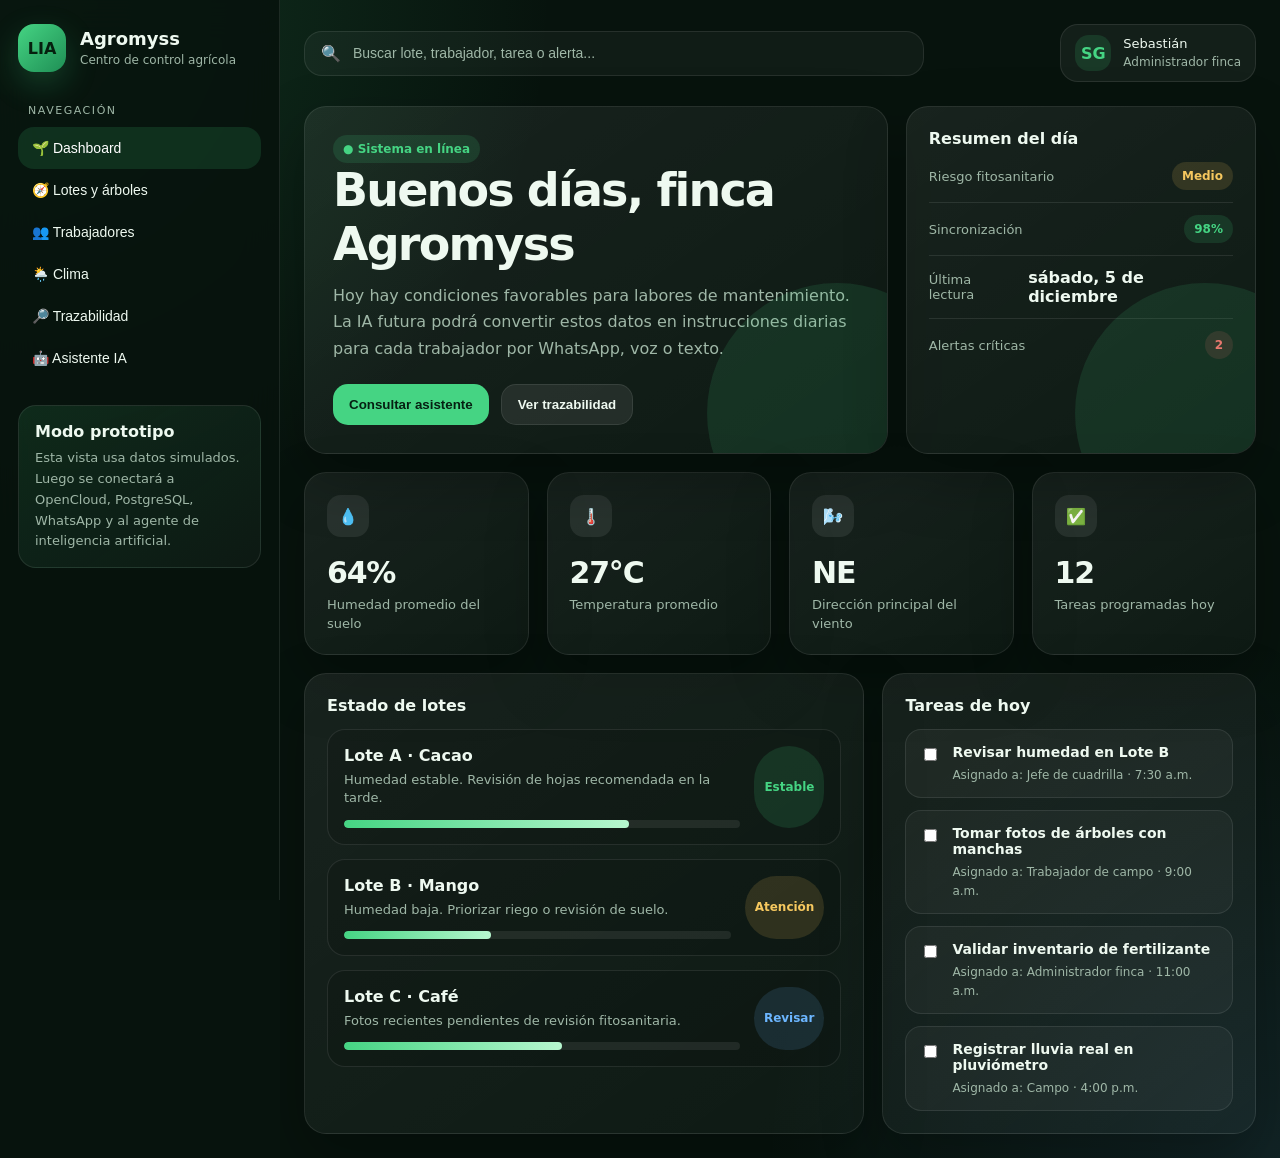
<file: Code/index.html>
<!DOCTYPE html>
<html lang="es">
<head>
  <meta charset="UTF-8" />
  <meta name="viewport" content="width=device-width, initial-scale=1.0" />
  <title>LIA Agromyss | Centro de Control</title>

  <style>
    :root {
      --bg: #07130d;
      --panel: #0f2117;
      --panel-2: #13291e;
      --green: #45d483;
      --green-soft: rgba(69, 212, 131, 0.14);
      --yellow: #f6c85f;
      --red: #ff6b6b;
      --blue: #6cb6ff;
      --text: #eef9f0;
      --muted: #9fb7a7;
      --line: rgba(255,255,255,0.09);
      --card-radius: 22px;
      --shadow: 0 24px 60px rgba(0,0,0,0.28);
    }

    * {
      box-sizing: border-box;
    }

    body {
      margin: 0;
      font-family: Inter, system-ui, -apple-system, BlinkMacSystemFont, "Segoe UI", sans-serif;
      background:
        radial-gradient(circle at top left, rgba(69,212,131,0.18), transparent 32%),
        radial-gradient(circle at bottom right, rgba(108,182,255,0.10), transparent 30%),
        var(--bg);
      color: var(--text);
      min-height: 100vh;
    }

    .app {
      display: grid;
      grid-template-columns: 280px 1fr;
      min-height: 100vh;
    }

    aside {
      border-right: 1px solid var(--line);
      background: rgba(7, 19, 13, 0.88);
      backdrop-filter: blur(18px);
      padding: 24px 18px;
      position: sticky;
      top: 0;
      height: 100vh;
    }

    .brand {
      display: flex;
      align-items: center;
      gap: 14px;
      margin-bottom: 32px;
    }

    .logo {
      width: 48px;
      height: 48px;
      border-radius: 16px;
      background: linear-gradient(135deg, var(--green), #1f8f55);
      display: grid;
      place-items: center;
      color: #05200e;
      font-weight: 900;
      box-shadow: 0 12px 32px rgba(69,212,131,0.22);
    }

    .brand h1 {
      font-size: 18px;
      margin: 0;
      line-height: 1.1;
    }

    .brand p {
      margin: 4px 0 0;
      color: var(--muted);
      font-size: 12px;
    }

    .nav-title {
      font-size: 11px;
      color: var(--muted);
      text-transform: uppercase;
      letter-spacing: 0.14em;
      margin: 18px 10px 10px;
    }

    .nav button {
      width: 100%;
      border: 0;
      color: var(--text);
      background: transparent;
      border-radius: 16px;
      padding: 13px 14px;
      display: flex;
      align-items: center;
      gap: 12px;
      cursor: pointer;
      font-size: 14px;
      text-align: left;
      transition: 0.2s ease;
    }

    .nav button:hover,
    .nav button.active {
      background: var(--green-soft);
      color: #ffffff;
    }

    .sidebar-card {
      margin-top: 26px;
      padding: 16px;
      border: 1px solid var(--line);
      border-radius: 18px;
      background: linear-gradient(145deg, rgba(69,212,131,0.12), rgba(255,255,255,0.03));
    }

    .sidebar-card strong {
      display: block;
      margin-bottom: 6px;
    }

    .sidebar-card span {
      font-size: 13px;
      color: var(--muted);
      line-height: 1.45;
    }

    main {
      padding: 24px;
      overflow: hidden;
    }

    .topbar {
      display: flex;
      justify-content: space-between;
      align-items: center;
      gap: 16px;
      margin-bottom: 24px;
    }

    .search {
      flex: 1;
      display: flex;
      align-items: center;
      gap: 10px;
      max-width: 620px;
      border: 1px solid var(--line);
      background: rgba(255,255,255,0.04);
      border-radius: 18px;
      padding: 12px 16px;
    }

    .search input {
      flex: 1;
      background: transparent;
      border: 0;
      outline: 0;
      color: var(--text);
      font-size: 14px;
    }

    .search input::placeholder {
      color: var(--muted);
    }

    .profile {
      display: flex;
      align-items: center;
      gap: 12px;
      background: rgba(255,255,255,0.05);
      border: 1px solid var(--line);
      border-radius: 18px;
      padding: 10px 14px;
    }

    .avatar {
      width: 36px;
      height: 36px;
      border-radius: 14px;
      display: grid;
      place-items: center;
      background: var(--green-soft);
      color: var(--green);
      font-weight: 800;
    }

    .profile p {
      margin: 0;
      font-size: 13px;
    }

    .profile span {
      color: var(--muted);
      font-size: 12px;
    }

    .section {
      display: none;
      animation: fade 0.25s ease;
    }

    .section.active {
      display: block;
    }

    @keyframes fade {
      from {
        opacity: 0;
        transform: translateY(8px);
      }
      to {
        opacity: 1;
        transform: translateY(0);
      }
    }

    .hero {
      display: grid;
      grid-template-columns: 1.5fr 0.9fr;
      gap: 18px;
      margin-bottom: 18px;
    }

    .hero-card,
    .card {
      background: linear-gradient(145deg, rgba(255,255,255,0.07), rgba(255,255,255,0.03));
      border: 1px solid var(--line);
      border-radius: var(--card-radius);
      box-shadow: var(--shadow);
    }

    .hero-card {
      padding: 28px;
      min-height: 250px;
      position: relative;
      overflow: hidden;
    }

    .hero-card::after {
      content: "";
      position: absolute;
      width: 260px;
      height: 260px;
      right: -80px;
      bottom: -90px;
      border-radius: 50%;
      background: rgba(69,212,131,0.12);
    }

    .hero-card h2 {
      margin: 0 0 12px;
      font-size: clamp(28px, 4vw, 46px);
      letter-spacing: -0.04em;
    }

    .hero-card p {
      color: var(--muted);
      max-width: 720px;
      line-height: 1.65;
      margin: 0 0 22px;
    }

    .hero-actions {
      display: flex;
      gap: 12px;
      flex-wrap: wrap;
      position: relative;
      z-index: 1;
    }

    .btn {
      border: 0;
      border-radius: 15px;
      padding: 12px 16px;
      color: #062012;
      background: var(--green);
      font-weight: 800;
      cursor: pointer;
    }

    .btn.secondary {
      color: var(--text);
      background: rgba(255,255,255,0.08);
      border: 1px solid var(--line);
    }

    .status-card {
      padding: 22px;
    }

    .status-card h3,
    .card h3 {
      margin: 0 0 14px;
      font-size: 16px;
    }

    .status-list {
      display: grid;
      gap: 12px;
    }

    .status-item {
      display: flex;
      align-items: center;
      justify-content: space-between;
      gap: 10px;
      border-bottom: 1px solid var(--line);
      padding-bottom: 12px;
    }

    .status-item:last-child {
      border-bottom: 0;
      padding-bottom: 0;
    }

    .status-item span {
      color: var(--muted);
      font-size: 13px;
    }

    .badge {
      display: inline-flex;
      align-items: center;
      gap: 7px;
      border-radius: 999px;
      padding: 7px 10px;
      font-size: 12px;
      font-weight: 800;
      background: var(--green-soft);
      color: var(--green);
    }

    .badge.yellow {
      background: rgba(246,200,95,0.14);
      color: var(--yellow);
    }

    .badge.red {
      background: rgba(255,107,107,0.13);
      color: var(--red);
    }

    .badge.blue {
      background: rgba(108,182,255,0.13);
      color: var(--blue);
    }

    .grid-4 {
      display: grid;
      grid-template-columns: repeat(4, 1fr);
      gap: 18px;
      margin-bottom: 18px;
    }

    .metric {
      padding: 20px;
      min-height: 145px;
    }

    .metric .icon {
      width: 42px;
      height: 42px;
      display: grid;
      place-items: center;
      border-radius: 14px;
      background: rgba(255,255,255,0.08);
      margin-bottom: 18px;
    }

    .metric strong {
      display: block;
      font-size: 30px;
      letter-spacing: -0.04em;
      margin-bottom: 4px;
    }

    .metric span {
      color: var(--muted);
      font-size: 13px;
    }

    .content-grid {
      display: grid;
      grid-template-columns: 1.2fr 0.8fr;
      gap: 18px;
    }

    .card {
      padding: 22px;
    }

    .lots {
      display: grid;
      gap: 14px;
    }

    .lot {
      display: grid;
      grid-template-columns: 1fr auto;
      gap: 14px;
      padding: 16px;
      border-radius: 18px;
      border: 1px solid var(--line);
      background: rgba(0,0,0,0.12);
    }

    .lot h4 {
      margin: 0 0 6px;
      font-size: 16px;
    }

    .lot p {
      margin: 0;
      color: var(--muted);
      font-size: 13px;
      line-height: 1.4;
    }

    .progress {
      height: 8px;
      background: rgba(255,255,255,0.08);
      border-radius: 999px;
      overflow: hidden;
      margin-top: 12px;
    }

    .progress span {
      display: block;
      height: 100%;
      width: var(--value);
      background: linear-gradient(90deg, var(--green), #b7f7cf);
      border-radius: 999px;
    }

    .tasks {
      display: grid;
      gap: 12px;
    }

    .task {
      display: flex;
      gap: 12px;
      align-items: flex-start;
      padding: 14px;
      background: rgba(255,255,255,0.04);
      border: 1px solid var(--line);
      border-radius: 16px;
    }

    .task input {
      margin-top: 4px;
      accent-color: var(--green);
    }

    .task strong {
      display: block;
      margin-bottom: 4px;
      font-size: 14px;
    }

    .task span {
      color: var(--muted);
      font-size: 12px;
    }

    .two-columns {
      display: grid;
      grid-template-columns: repeat(2, 1fr);
      gap: 18px;
    }

    .data-table {
      width: 100%;
      border-collapse: collapse;
      overflow: hidden;
      border-radius: 18px;
    }

    .data-table th,
    .data-table td {
      padding: 14px;
      text-align: left;
      border-bottom: 1px solid var(--line);
      font-size: 13px;
    }

    .data-table th {
      color: var(--muted);
      font-weight: 700;
    }

    .data-table tr:last-child td {
      border-bottom: 0;
    }

    .climate-bars {
      display: flex;
      align-items: end;
      gap: 12px;
      height: 190px;
      padding-top: 20px;
    }

    .bar {
      flex: 1;
      min-width: 28px;
      display: flex;
      flex-direction: column;
      justify-content: end;
      gap: 8px;
      text-align: center;
      color: var(--muted);
      font-size: 12px;
    }

    .bar span {
      display: block;
      border-radius: 12px 12px 4px 4px;
      background: linear-gradient(180deg, rgba(69,212,131,0.9), rgba(69,212,131,0.18));
      height: var(--h);
      border: 1px solid rgba(255,255,255,0.12);
    }

    .timeline {
      display: grid;
      gap: 14px;
      position: relative;
    }

    .timeline-item {
      display: grid;
      grid-template-columns: 42px 1fr;
      gap: 14px;
      align-items: start;
    }

    .timeline-number {
      width: 42px;
      height: 42px;
      border-radius: 15px;
      display: grid;
      place-items: center;
      background: var(--green-soft);
      color: var(--green);
      font-weight: 900;
    }

    .timeline-item h4 {
      margin: 0 0 4px;
    }

    .timeline-item p {
      margin: 0;
      color: var(--muted);
      font-size: 13px;
      line-height: 1.5;
    }

    .worker-grid {
      display: grid;
      grid-template-columns: repeat(3, 1fr);
      gap: 18px;
    }

    .worker {
      padding: 20px;
    }

    .worker-top {
      display: flex;
      align-items: center;
      gap: 12px;
      margin-bottom: 14px;
    }

    .worker-avatar {
      width: 48px;
      height: 48px;
      border-radius: 16px;
      display: grid;
      place-items: center;
      background: rgba(255,255,255,0.08);
      font-weight: 900;
    }

    .worker h4 {
      margin: 0;
    }

    .worker p {
      margin: 3px 0 0;
      color: var(--muted);
      font-size: 13px;
    }

    .chat-layout {
      display: grid;
      grid-template-columns: 1fr 360px;
      gap: 18px;
    }

    .chat-box {
      min-height: 520px;
      display: flex;
      flex-direction: column;
    }

    .messages {
      flex: 1;
      display: grid;
      align-content: start;
      gap: 12px;
      padding: 4px;
      overflow: auto;
    }

    .message {
      max-width: 78%;
      padding: 14px 16px;
      border-radius: 18px;
      line-height: 1.5;
      font-size: 14px;
    }

    .message.bot {
      background: rgba(255,255,255,0.06);
      border: 1px solid var(--line);
    }

    .message.user {
      justify-self: end;
      background: var(--green);
      color: #062012;
      font-weight: 650;
    }

    .chat-input {
      display: flex;
      gap: 10px;
      margin-top: 16px;
    }

    .chat-input input {
      flex: 1;
      border: 1px solid var(--line);
      background: rgba(255,255,255,0.05);
      color: var(--text);
      border-radius: 16px;
      padding: 14px;
      outline: 0;
    }

    .empty-note {
      color: var(--muted);
      font-size: 13px;
      line-height: 1.55;
      background: rgba(255,255,255,0.04);
      border: 1px solid var(--line);
      border-radius: 16px;
      padding: 14px;
    }

    @media (max-width: 1100px) {
      .app {
        grid-template-columns: 1fr;
      }

      aside {
        position: relative;
        height: auto;
      }

      .nav {
        display: grid;
        grid-template-columns: repeat(3, 1fr);
        gap: 8px;
      }

      .hero,
      .content-grid,
      .two-columns,
      .chat-layout {
        grid-template-columns: 1fr;
      }

      .grid-4,
      .worker-grid {
        grid-template-columns: repeat(2, 1fr);
      }
    }

    @media (max-width: 720px) {
      main {
        padding: 16px;
      }

      .topbar {
        flex-direction: column;
        align-items: stretch;
      }

      .grid-4,
      .worker-grid,
      .nav {
        grid-template-columns: 1fr;
      }

      .message {
        max-width: 100%;
      }
    }
  </style>
</head>

<body>
  <div class="app">
    <aside>
      <div class="brand">
        <div class="logo">LIA</div>
        <div>
          <h1>Agromyss</h1>
          <p>Centro de control agrícola</p>
        </div>
      </div>

      <div class="nav-title">Navegación</div>
      <div class="nav">
        <button class="active" data-section="dashboard">🌱 Dashboard</button>
        <button data-section="lotes">🧭 Lotes y árboles</button>
        <button data-section="trabajadores">👥 Trabajadores</button>
        <button data-section="clima">🌦️ Clima</button>
        <button data-section="trazabilidad">🔎 Trazabilidad</button>
        <button data-section="asistente">🤖 Asistente IA</button>
      </div>

      <div class="sidebar-card">
        <strong>Modo prototipo</strong>
        <span>
          Esta vista usa datos simulados. Luego se conectará a OpenCloud, PostgreSQL,
          WhatsApp y al agente de inteligencia artificial.
        </span>
      </div>
    </aside>

    <main>
      <div class="topbar">
        <div class="search">
          🔍
          <input placeholder="Buscar lote, trabajador, tarea o alerta..." />
        </div>

        <div class="profile">
          <div class="avatar">SG</div>
          <div>
            <p>Sebastián</p>
            <span>Administrador finca</span>
          </div>
        </div>
      </div>

      <section id="dashboard" class="section active">
        <div class="hero">
          <div class="hero-card">
            <span class="badge">● Sistema en línea</span>
            <h2>Buenos días, finca Agromyss</h2>
            <p>
              Hoy hay condiciones favorables para labores de mantenimiento.
              La IA futura podrá convertir estos datos en instrucciones diarias
              para cada trabajador por WhatsApp, voz o texto.
            </p>
            <div class="hero-actions">
              <button class="btn" onclick="goToSection('asistente')">Consultar asistente</button>
              <button class="btn secondary" onclick="goToSection('trazabilidad')">Ver trazabilidad</button>
            </div>
          </div>

          <div class="status-card hero-card">
            <h3>Resumen del día</h3>
            <div class="status-list">
              <div class="status-item">
                <span>Riesgo fitosanitario</span>
                <b class="badge yellow">Medio</b>
              </div>
              <div class="status-item">
                <span>Sincronización</span>
                <b class="badge">98%</b>
              </div>
              <div class="status-item">
                <span>Última lectura</span>
                <b id="todayLabel">Hoy</b>
              </div>
              <div class="status-item">
                <span>Alertas críticas</span>
                <b class="badge red">2</b>
              </div>
            </div>
          </div>
        </div>

        <div class="grid-4">
          <div class="card metric">
            <div class="icon">💧</div>
            <strong>64%</strong>
            <span>Humedad promedio del suelo</span>
          </div>

          <div class="card metric">
            <div class="icon">🌡️</div>
            <strong>27°C</strong>
            <span>Temperatura promedio</span>
          </div>

          <div class="card metric">
            <div class="icon">🌬️</div>
            <strong>NE</strong>
            <span>Dirección principal del viento</span>
          </div>

          <div class="card metric">
            <div class="icon">✅</div>
            <strong>12</strong>
            <span>Tareas programadas hoy</span>
          </div>
        </div>

        <div class="content-grid">
          <div class="card">
            <h3>Estado de lotes</h3>
            <div class="lots">
              <div class="lot">
                <div>
                  <h4>Lote A · Cacao</h4>
                  <p>Humedad estable. Revisión de hojas recomendada en la tarde.</p>
                  <div class="progress" style="--value: 72%;"><span></span></div>
                </div>
                <span class="badge">Estable</span>
              </div>

              <div class="lot">
                <div>
                  <h4>Lote B · Mango</h4>
                  <p>Humedad baja. Priorizar riego o revisión de suelo.</p>
                  <div class="progress" style="--value: 38%;"><span></span></div>
                </div>
                <span class="badge yellow">Atención</span>
              </div>

              <div class="lot">
                <div>
                  <h4>Lote C · Café</h4>
                  <p>Fotos recientes pendientes de revisión fitosanitaria.</p>
                  <div class="progress" style="--value: 55%;"><span></span></div>
                </div>
                <span class="badge blue">Revisar</span>
              </div>
            </div>
          </div>

          <div class="card">
            <h3>Tareas de hoy</h3>
            <div class="tasks">
              <label class="task">
                <input type="checkbox" />
                <div>
                  <strong>Revisar humedad en Lote B</strong>
                  <span>Asignado a: Jefe de cuadrilla · 7:30 a.m.</span>
                </div>
              </label>

              <label class="task">
                <input type="checkbox" />
                <div>
                  <strong>Tomar fotos de árboles con manchas</strong>
                  <span>Asignado a: Trabajador de campo · 9:00 a.m.</span>
                </div>
              </label>

              <label class="task">
                <input type="checkbox" />
                <div>
                  <strong>Validar inventario de fertilizante</strong>
                  <span>Asignado a: Administrador finca · 11:00 a.m.</span>
                </div>
              </label>

              <label class="task">
                <input type="checkbox" />
                <div>
                  <strong>Registrar lluvia real en pluviómetro</strong>
                  <span>Asignado a: Campo · 4:00 p.m.</span>
                </div>
              </label>
            </div>
          </div>
        </div>
      </section>

      <section id="lotes" class="section">
        <div class="hero-card" style="margin-bottom:18px;">
          <span class="badge blue">Módulo futuro</span>
          <h2>Lotes, cultivos y árboles</h2>
          <p>
            Aquí se visualizará la finca por zonas. Cada lote podrá tener cultivo,
            área, edad del cultivo, fotos, humedad, historial de labores y estado sanitario.
          </p>
        </div>

        <div class="two-columns">
          <div class="card">
            <h3>Mapa simple de lotes</h3>
            <div class="lots">
              <div class="lot">
                <div>
                  <h4>🟩 Lote A</h4>
                  <p>Cacao · 1.200 plantas · Humedad 68% · Riesgo bajo</p>
                </div>
                <span class="badge">OK</span>
              </div>

              <div class="lot">
                <div>
                  <h4>🟨 Lote B</h4>
                  <p>Mango · 840 árboles · Humedad 41% · Requiere revisión</p>
                </div>
                <span class="badge yellow">Riego</span>
              </div>

              <div class="lot">
                <div>
                  <h4>🟦 Lote C</h4>
                  <p>Café · 2.400 plantas · Fotos pendientes · Riesgo medio</p>
                </div>
                <span class="badge blue">Fotos</span>
              </div>

              <div class="lot">
                <div>
                  <h4>🟥 Lote D</h4>
                  <p>Cacao joven · Mortalidad temprana reportada · Requiere resiembra</p>
                </div>
                <span class="badge red">Alerta</span>
              </div>
            </div>
          </div>

          <div class="card">
            <h3>Ficha rápida del árbol</h3>
            <div class="empty-note">
              <strong>Árbol demo: MG-B-014</strong><br /><br />
              Cultivo: Mango<br />
              Edad estimada: 4 años<br />
              Última foto: hace 2 días<br />
              Humedad cercana: 42%<br />
              Observación: hojas con leve amarillamiento.<br /><br />
              En la versión real, al hacer clic en un árbol se abrirá su historial completo.
            </div>
          </div>
        </div>
      </section>

      <section id="trabajadores" class="section">
        <div class="hero-card" style="margin-bottom:18px;">
          <span class="badge">Gestión operativa</span>
          <h2>Trabajadores y tareas</h2>
          <p>
            Esta vista servirá para ver quién trabaja, qué tarea tiene asignada,
            si ya la terminó y qué mensaje debería recibir por WhatsApp.
          </p>
        </div>

        <div class="worker-grid">
          <div class="card worker">
            <div class="worker-top">
              <div class="worker-avatar">JC</div>
              <div>
                <h4>Juan Carlos</h4>
                <p>Jefe de cuadrilla</p>
              </div>
            </div>
            <span class="badge">4 tareas hoy</span>
          </div>

          <div class="card worker">
            <div class="worker-top">
              <div class="worker-avatar">MR</div>
              <div>
                <h4>María R.</h4>
                <p>Campo</p>
              </div>
            </div>
            <span class="badge yellow">1 tarea atrasada</span>
          </div>

          <div class="card worker">
            <div class="worker-top">
              <div class="worker-avatar">DL</div>
              <div>
                <h4>Daniel L.</h4>
                <p>Campo</p>
              </div>
            </div>
            <span class="badge blue">Fotos pendientes</span>
          </div>
        </div>

        <div class="card" style="margin-top:18px;">
          <h3>Plan operativo del día</h3>
          <table class="data-table">
            <thead>
              <tr>
                <th>Hora</th>
                <th>Trabajador</th>
                <th>Actividad</th>
                <th>Estado</th>
              </tr>
            </thead>
            <tbody>
              <tr>
                <td>7:30 a.m.</td>
                <td>Juan Carlos</td>
                <td>Revisar humedad en Lote B</td>
                <td><span class="badge yellow">Pendiente</span></td>
              </tr>
              <tr>
                <td>9:00 a.m.</td>
                <td>Daniel L.</td>
                <td>Tomar fotos de árboles afectados</td>
                <td><span class="badge blue">En campo</span></td>
              </tr>
              <tr>
                <td>11:00 a.m.</td>
                <td>María R.</td>
                <td>Registrar lluvia real</td>
                <td><span class="badge">Programada</span></td>
              </tr>
            </tbody>
          </table>
        </div>
      </section>

      <section id="clima" class="section">
        <div class="hero-card" style="margin-bottom:18px;">
          <span class="badge blue">Clima y entorno</span>
          <h2>Condiciones agroclimáticas</h2>
          <p>
            Prototipo del módulo para temperatura, humedad, lluvia, viento,
            pronóstico y alertas antes de programar labores como fumigación o fertilización foliar.
          </p>
        </div>

        <div class="two-columns">
          <div class="card">
            <h3>Humedad estimada por día</h3>
            <div class="climate-bars">
              <div class="bar" style="--h: 58%;"><span></span>Lun</div>
              <div class="bar" style="--h: 68%;"><span></span>Mar</div>
              <div class="bar" style="--h: 51%;"><span></span>Mié</div>
              <div class="bar" style="--h: 78%;"><span></span>Jue</div>
              <div class="bar" style="--h: 62%;"><span></span>Vie</div>
              <div class="bar" style="--h: 45%;"><span></span>Sáb</div>
              <div class="bar" style="--h: 70%;"><span></span>Dom</div>
            </div>
          </div>

          <div class="card">
            <h3>Alertas climáticas</h3>
            <div class="tasks">
              <div class="task">
                <div>⚠️</div>
                <div>
                  <strong>Posible lluvia en la tarde</strong>
                  <span>No se recomienda aplicación foliar después de las 2:00 p.m.</span>
                </div>
              </div>

              <div class="task">
                <div>💧</div>
                <div>
                  <strong>Humedad baja en Lote B</strong>
                  <span>Validar riego o cobertura del suelo.</span>
                </div>
              </div>

              <div class="task">
                <div>🌬️</div>
                <div>
                  <strong>Viento moderado NE</strong>
                  <span>Evitar fumigación si aumenta la velocidad.</span>
                </div>
              </div>
            </div>
          </div>
        </div>
      </section>

      <section id="trazabilidad" class="section">
        <div class="hero-card" style="margin-bottom:18px;">
          <span class="badge">Historial completo</span>
          <h2>Trazabilidad agrícola</h2>
          <p>
            La idea es que cada lote o árbol tenga una historia: siembra,
            mantenimiento, clima, fotos, trabajadores, insumos, cosecha y código final.
          </p>
        </div>

        <div class="card">
          <h3>Línea de tiempo del Lote A · Cacao</h3>
          <div class="timeline">
            <div class="timeline-item">
              <div class="timeline-number">1</div>
              <div>
                <h4>Registro de lote</h4>
                <p>Área, cultivo, tipo de siembra y material vegetal registrados.</p>
              </div>
            </div>

            <div class="timeline-item">
              <div class="timeline-number">2</div>
              <div>
                <h4>Análisis de suelo</h4>
                <p>Documento cargado y futura recomendación generada por IA.</p>
              </div>
            </div>

            <div class="timeline-item">
              <div class="timeline-number">3</div>
              <div>
                <h4>Mantenimiento</h4>
                <p>Fertilización, podas, labores culturales y monitoreo MIPE.</p>
              </div>
            </div>

            <div class="timeline-item">
              <div class="timeline-number">4</div>
              <div>
                <h4>Cosecha</h4>
                <p>Pesaje, clasificación, merma, calidad y código de trazabilidad.</p>
              </div>
            </div>
          </div>
        </div>
      </section>

      <section id="asistente" class="section">
        <div class="chat-layout">
          <div class="card chat-box">
            <h3>Asistente LIA demo</h3>
            <div class="messages" id="messages">
              <div class="message bot">
                Hola. Soy una simulación del asistente LIA. Todavía no estoy conectado a OpenCloud,
                pero puedes probar preguntas como: “¿qué hago hoy?”, “estado del lote B” o “alertas”.
              </div>
            </div>

            <div class="chat-input">
              <input id="chatInput" placeholder="Escribe una pregunta de prueba..." />
              <button class="btn" onclick="sendMessage()">Enviar</button>
            </div>
          </div>

          <div class="card">
            <h3>Qué hará este asistente después</h3>
            <div class="empty-note">
              1. Leer datos reales de la finca.<br />
              2. Revisar clima, humedad, fotos y tareas.<br />
              3. Generar recomendaciones diarias.<br />
              4. Enviar instrucciones por WhatsApp.<br />
              5. Explicar dashboards en lenguaje sencillo.<br />
              6. Pedir aprobación humana en decisiones delicadas.
            </div>
          </div>
        </div>
      </section>
    </main>
  </div>

  <script>
    const buttons = document.querySelectorAll(".nav button");
    const sections = document.querySelectorAll(".section");

    buttons.forEach((button) => {
      button.addEventListener("click", () => {
        goToSection(button.dataset.section);
      });
    });

    function goToSection(sectionId) {
      buttons.forEach((button) => {
        button.classList.toggle("active", button.dataset.section === sectionId);
      });

      sections.forEach((section) => {
        section.classList.toggle("active", section.id === sectionId);
      });
    }

    const date = new Date();
    const formatter = new Intl.DateTimeFormat("es-CO", {
      weekday: "long",
      day: "numeric",
      month: "long"
    });

    document.getElementById("todayLabel").textContent = formatter.format(date);

    function sendMessage() {
      const input = document.getElementById("chatInput");
      const text = input.value.trim();

      if (!text) return;

      addMessage(text, "user");
      input.value = "";

      setTimeout(() => {
        addMessage(getBotReply(text), "bot");
      }, 450);
    }

    function addMessage(text, type) {
      const messages = document.getElementById("messages");
      const div = document.createElement("div");
      div.className = `message ${type}`;
      div.textContent = text;
      messages.appendChild(div);
      messages.scrollTop = messages.scrollHeight;
    }

    function getBotReply(text) {
      const value = text.toLowerCase();

      if (value.includes("hoy") || value.includes("tarea")) {
        return "Para hoy priorizaría: revisar humedad del Lote B, tomar fotos de árboles con manchas, registrar lluvia real y validar inventario de fertilizante.";
      }

      if (value.includes("lote b") || value.includes("mango")) {
        return "El Lote B aparece con humedad baja y requiere atención. En una versión real, revisaría historial, clima, fotos y últimas labores antes de recomendar riego o cobertura.";
      }

      if (value.includes("alerta") || value.includes("riesgo")) {
        return "Hay dos alertas demo: humedad baja en Lote B y posible lluvia en la tarde. Se debería evitar aplicación foliar si hay lluvia próxima.";
      }

      if (value.includes("ia") || value.includes("opencloud")) {
        return "En la versión real me conectaría al agente de OpenCloud, a la base de datos y a documentos agronómicos para responder con contexto real de la finca.";
      }

      return "Respuesta demo: todavía no estoy conectado a datos reales, pero esta sería la zona donde el agente LIA explicaría el estado de la finca y propondría acciones.";
    }

    document.getElementById("chatInput").addEventListener("keydown", (event) => {
      if (event.key === "Enter") {
        sendMessage();
      }
    });
  </script>
</body>
</html>
</file>
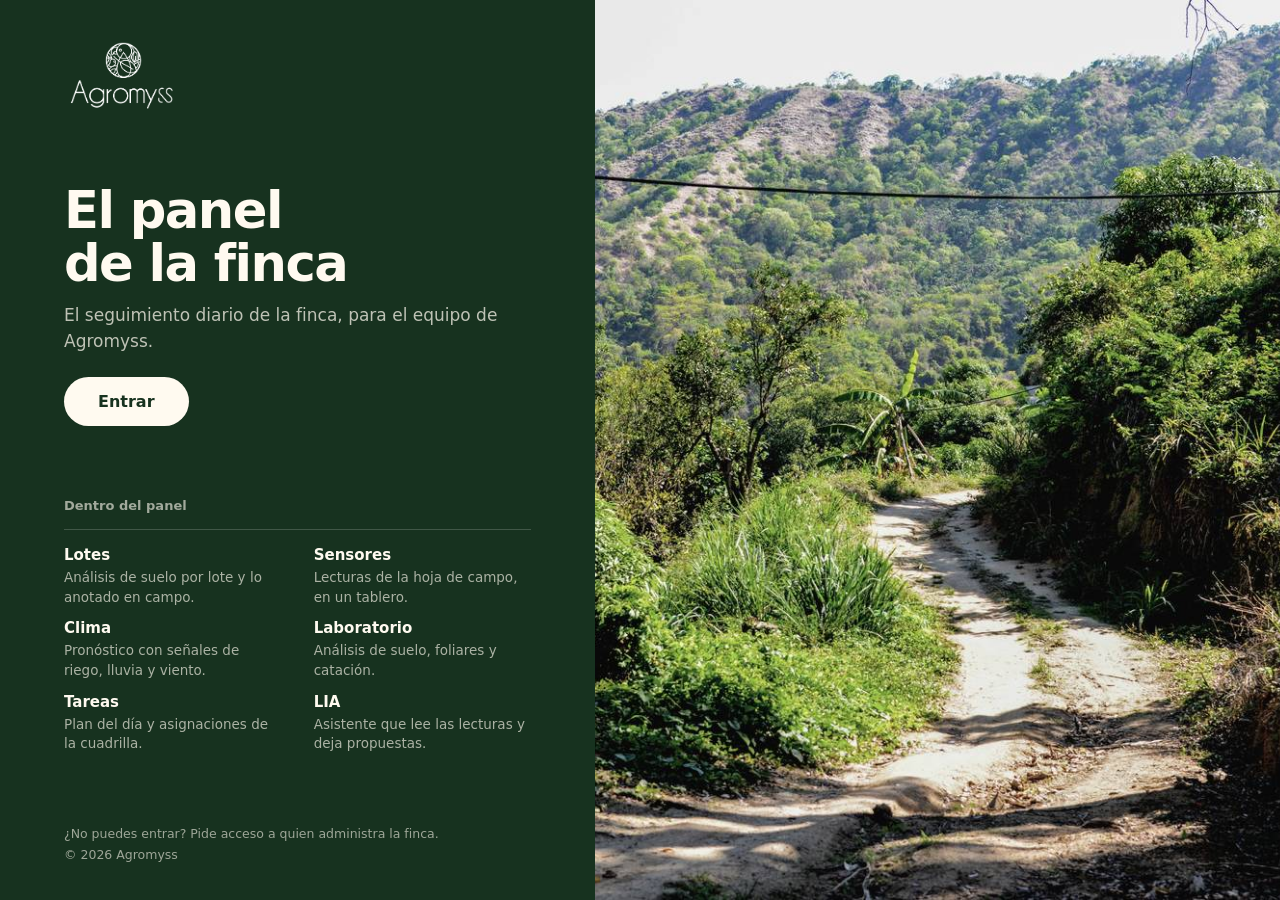
<file: src/index.html>
<!DOCTYPE html>
<html lang="es">
<head>
  <meta charset="UTF-8" />
  <meta name="viewport" content="width=device-width, initial-scale=1.0" />
  <title>Agromyss | Waiker</title>
  <meta name="robots" content="noindex" />
  <meta name="theme-color" content="#17321f" />

  <!-- Página pública: aquí NO va ningún dato de la finca ni ningún JS.
       Todo lo privado vive en /app/ y /api/, detrás de Cloudflare Access
       y verificado de nuevo por el Worker (ver worker/index.js).
       La lista de módulos describe lo que hay, nunca lo que dice. -->
  <link rel="stylesheet" href="css/styles.css?v=14" />
</head>

<body class="portada-body">
  <main class="portada">
    <div class="portada-texto">
      <img class="portada-logo" src="assets/logoAgromyss.png" alt="Agromyss" />

      <div>
        <h1>El panel de la finca</h1>
        <p>El seguimiento diario de la finca, para el equipo de Agromyss.</p>
        <a class="portada-entrar" href="app/">Entrar</a>
      </div>

      <section class="portada-modulos" aria-labelledby="portada-modulos-titulo">
        <h2 id="portada-modulos-titulo">Dentro del panel</h2>
        <dl>
          <div><dt>Lotes</dt><dd>Análisis de suelo por lote y lo anotado en campo.</dd></div>
          <div><dt>Sensores</dt><dd>Lecturas de la hoja de campo, en un tablero.</dd></div>
          <div><dt>Clima</dt><dd>Pronóstico con señales de riego, lluvia y viento.</dd></div>
          <div><dt>Laboratorio</dt><dd>Análisis de suelo, foliares y catación.</dd></div>
          <div><dt>Tareas</dt><dd>Plan del día y asignaciones de la cuadrilla.</dd></div>
          <div><dt>LIA</dt><dd>Asistente que lee las lecturas y deja propuestas.</dd></div>
        </dl>
      </section>

      <footer class="portada-pie">
        <span>¿No puedes entrar? Pide acceso a quien administra la finca.</span>
        <span>© 2026 Agromyss</span>
      </footer>
    </div>

    <figure class="portada-foto">
      <img src="assets/finca-acceso.jpg" alt="Camino de tierra entre la vegetación de la finca, con la montaña al fondo" width="1400" height="934" fetchpriority="high" />
    </figure>
  </main>
</body>
</html>
</file>
<file: src/css/styles.css>
:root {
  --olive: #8b9022;
  --olive-2: #a3a83a;
  --olive-dark: #313918;
  --forest: #17321f;
  --forest-2: #244a2d;
  --cream: #f5f0df;
  --cream-2: #fffaf0;
  --paper: #fffdf6;
  --gold: #c59a39;
  --gold-soft: #fff1c8;
  --sage: #dfe6c7;
  --sage-2: #eef2df;
  --danger: #b85b45;
  --blue: #4d7064;
  --text: #1f2617;
  --muted: #646a50;
  --line: rgba(49, 57, 24, 0.14);
  --line-dark: rgba(255, 255, 255, 0.18);
  --shadow: 0 24px 70px rgba(49, 57, 24, 0.14);
  --shadow-soft: 0 12px 32px rgba(49, 57, 24, 0.10);
  --radius-xl: 36px;
  --radius-lg: 26px;
  --radius-md: 18px;
}

* {
  box-sizing: border-box;
}

.oculto {
  position: absolute; width: 1px; height: 1px; padding: 0; margin: -1px;
  overflow: hidden; clip: rect(0 0 0 0); white-space: nowrap; border: 0;
}

html {
  scroll-behavior: smooth;
}

body {
  margin: 0;
  min-height: 100vh;
  color: var(--text);
  font-family: Inter, ui-sans-serif, system-ui, -apple-system, BlinkMacSystemFont, "Segoe UI", sans-serif;
  background:
    radial-gradient(circle at 12% 8%, rgba(139, 144, 34, 0.20), transparent 28%),
    radial-gradient(circle at 90% 12%, rgba(197, 154, 57, 0.13), transparent 26%),
    linear-gradient(180deg, #fbf7e9, var(--cream));
  overflow-x: hidden;
}

body::before {
  content: "";
  position: fixed;
  inset: 0;
  pointer-events: none;
  background-image:
    linear-gradient(rgba(49, 57, 24, 0.045) 1px, transparent 1px),
    linear-gradient(90deg, rgba(49, 57, 24, 0.045) 1px, transparent 1px);
  background-size: 58px 58px;
  mask-image: linear-gradient(to bottom, black, transparent 82%);
  z-index: -2;
}

.grain {
  position: fixed;
  inset: 0;
  pointer-events: none;
  background:
    radial-gradient(circle at 22% 20%, rgba(139,144,34,.11), transparent 24%),
    radial-gradient(circle at 72% 60%, rgba(197,154,57,.10), transparent 26%);
  z-index: -1;
}

.shell {
  width: min(1480px, calc(100% - 42px));
  margin: 0 auto;
  padding: 22px 0 60px;
}

.topbar {
  position: sticky;
  top: 16px;
  z-index: 50;
  display: grid;
  grid-template-columns: 320px 1fr 260px;
  gap: 18px;
  align-items: center;
  padding: 12px;
  border: 1px solid rgba(255,255,255,.55);
  background: rgba(255, 250, 240, 0.78);
  backdrop-filter: blur(22px);
  border-radius: 999px;
  box-shadow: var(--shadow-soft);
}

.brand {
  display: flex;
  align-items: center;
  gap: 14px;
  min-width: 0;
}

.brand-logo {
  width: 174px;
  height: 62px;
  border-radius: 999px;
  background: var(--olive);
  display: flex;
  align-items: center;
  justify-content: center;
  padding: 9px 18px;
  box-shadow: inset 0 0 0 1px rgba(255,255,255,.22);
  overflow: hidden;
  flex: 0 0 auto;
  color: white;
  font-weight: 1000;
  letter-spacing: .12em;
  font-size: 15px;
  text-align: center;
}

.brand-copy {
  min-width: 0;
}

.brand-copy strong {
  display: block;
  color: var(--olive-dark);
  font-size: 14px;
  letter-spacing: .08em;
  white-space: nowrap;
}

.brand-copy span {
  display: block;
  color: var(--muted);
  font-size: 12px;
  margin-top: 2px;
  white-space: nowrap;
}

.nav {
  justify-self: center;
  display: flex;
  gap: 6px;
  padding: 6px;
  border: 1px solid var(--line);
  background: rgba(255,255,255,.38);
  border-radius: 999px;
}

.nav button {
  border: 0;
  border-radius: 999px;
  padding: 12px 15px;
  color: var(--muted);
  background: transparent;
  font-weight: 850;
  cursor: pointer;
  transition: .22s ease;
  white-space: nowrap;
}

.nav button:hover {
  color: var(--forest);
  background: rgba(139,144,34,.12);
}

.nav button.active {
  color: white;
  background: var(--olive);
  box-shadow: 0 10px 24px rgba(139,144,34,.22);
}

.user {
  justify-self: end;
  display: flex;
  align-items: center;
  gap: 12px;
  padding: 7px 12px 7px 7px;
  border-radius: 999px;
  background: var(--forest);
  color: white;
}

.avatar {
  width: 42px;
  height: 42px;
  border-radius: 50%;
  display: grid;
  place-items: center;
  background: var(--cream-2);
  color: var(--forest);
  font-weight: 1000;
}

.user strong {
  display: block;
  font-size: 13px;
}

.user span {
  display: block;
  color: rgba(255,255,255,.68);
  font-size: 12px;
}

.page {
  display: none;
  animation: enter .28s ease;
}

.page.active {
  display: block;
}

@keyframes enter {
  from { opacity: 0; transform: translateY(10px); }
  to { opacity: 1; transform: translateY(0); }
}

.hero {
  display: grid;
  grid-template-columns: .95fr 1.05fr;
  gap: 20px;
  padding-top: 24px;
  margin-bottom: 10px;
}

.hero-main {
  min-height: 240px;
  border-radius: var(--radius-xl);
  padding: 18px 20px;
  color: white;
  background:
    linear-gradient(120deg, rgba(23,50,31,.97), rgba(49,57,24,.86), rgba(139,144,34,.72)),
    radial-gradient(circle at 86% 22%, rgba(255,255,255,.17), transparent 30%);
  box-shadow: var(--shadow);
  position: relative;
  overflow: hidden;
  display: flex;
  flex-direction: column;
}

.hero-main::before {
  content: "";
  position: absolute;
  inset: 0;
  background:
    linear-gradient(rgba(255,255,255,.06) 1px, transparent 1px),
    linear-gradient(90deg, rgba(255,255,255,.06) 1px, transparent 1px);
  background-size: 70px 70px;
  mask-image: linear-gradient(to right, black, transparent 88%);
  opacity: .35;
}

.hero-main::after {
  content: "";
  position: absolute;
  width: 420px;
  height: 420px;
  border-radius: 50%;
  right: -140px;
  bottom: -140px;
  border: 1px solid rgba(255,255,255,.24);
  background:
    radial-gradient(circle at center, rgba(255,250,240,.11), transparent 54%),
    conic-gradient(from 90deg, transparent, rgba(255,241,200,.26), transparent);
  animation: rotate 22s linear infinite;
}

@keyframes rotate {
  to { transform: rotate(360deg); }
}

.eyebrow {
  position: relative;
  z-index: 2;
  display: inline-flex;
  align-items: center;
  gap: 9px;
  border: 1px solid rgba(255,255,255,.22);
  background: rgba(255,255,255,.10);
  color: var(--cream-2);
  border-radius: 999px;
  padding: 10px 14px;
  font-weight: 900;
  font-size: 13px;
  margin-bottom: 32px;
}

.dot {
  width: 9px;
  height: 9px;
  border-radius: 50%;
  background: var(--gold);
  box-shadow: 0 0 0 8px rgba(197,154,57,.18);
}

h1 {
  position: relative;
  z-index: 2;
  margin: 0;
  max-width: 850px;
  font-size: clamp(26px, 3.4vw, 46px);
  line-height: .98;
  letter-spacing: -.04em;
}

h1 span {
  color: var(--gold-soft);
  text-shadow: 0 16px 44px rgba(0,0,0,.18);
}

.hero-main p {
  position: relative;
  z-index: 2;
  max-width: 720px;
  margin: 8px 0 12px;
  color: rgba(255,255,255,.78);
  font-size: 12.5px;
  line-height: 1.45;
}

.actions {
  position: relative;
  z-index: 2;
  display: flex;
  gap: 12px;
  flex-wrap: wrap;
}

.btn {
  border: 0;
  border-radius: 999px;
  padding: 14px 20px;
  font-weight: 1000;
  cursor: pointer;
  color: white;
  background: var(--olive);
  box-shadow: 0 16px 34px rgba(139,144,34,.22);
  transition: .22s ease;
}

.btn:hover {
  transform: translateY(-2px);
  box-shadow: 0 20px 44px rgba(139,144,34,.30);
}

.btn.secondary {
  background: rgba(255,255,255,.12);
  border: 1px solid rgba(255,255,255,.22);
  box-shadow: none;
}

.btn.light {
  color: var(--forest);
  background: var(--cream-2);
}

.command {
  min-height: 360px;
  border: 1px solid rgba(255,255,255,.75);
  border-radius: var(--radius-xl);
  background: rgba(255, 253, 246, .88);
  backdrop-filter: blur(22px);
  box-shadow: var(--shadow);
  padding: 14px;
  display: flex;
  flex-direction: column;
  gap: 8px;
}

.card-title {
  display: flex;
  align-items: center;
  justify-content: space-between;
  gap: 14px;
  margin-bottom: 18px;
}

.card-title h2,
.card-title h3 {
  margin: 0;
  color: var(--forest);
  letter-spacing: -.04em;
}

.live {
  display: inline-flex;
  align-items: center;
  gap: 7px;
  padding: 8px 11px;
  border-radius: 999px;
  background: var(--sage-2);
  color: var(--olive-dark);
  font-size: 12px;
  font-weight: 950;
}

.live::before {
  content: "";
  width: 8px;
  height: 8px;
  border-radius: 50%;
  background: var(--olive);
  box-shadow: 0 0 0 5px rgba(139,144,34,.15);
}

.ai-message {
  position: relative;
  flex: 1;
  border: 1px solid var(--line);
  border-radius: 26px;
  background:
    linear-gradient(145deg, rgba(139,144,34,.16), rgba(255,250,240,.95));
  color: var(--text);
  padding: 16px 18px;
  line-height: 1.65;
  font-size: 14px;
  min-height: 180px;
  max-height: 320px;
  overflow-y: auto;
  box-shadow: inset 0 0 0 1px rgba(255,255,255,.6), inset 0 12px 24px rgba(139,144,34,.08);
  border-left: 4px solid rgba(139,144,34,.6);
  scrollbar-width: thin;
  scrollbar-color: rgba(139,144,34,.6) rgba(255,255,255,.4);
}

.ai-label {
  display: inline-flex;
  align-items: center;
  gap: 8px;
  color: var(--olive-dark);
  font-weight: 900;
  letter-spacing: .08em;
  text-transform: uppercase;
  font-size: 12px;
  margin-bottom: 8px;
}

.ai-label::before {
  content: "";
  width: 6px;
  height: 6px;
  border-radius: 50%;
  background: var(--gold);
  box-shadow: 0 0 0 5px rgba(197,154,57,.18);
}

.ai-body {
  color: var(--text);
}

.ai-message::-webkit-scrollbar {
  width: 8px;
}

.ai-message::-webkit-scrollbar-track {
  background: rgba(255,255,255,.5);
  border-radius: 999px;
}

.ai-message::-webkit-scrollbar-thumb {
  background: rgba(139,144,34,.6);
  border-radius: 999px;
}

.ai-message ul {
  margin: 10px 0;
  padding-left: 18px;
}

.ai-message li {
  margin: 6px 0;
}

.ai-message code {
  font-family: "SFMono-Regular", ui-monospace, SFMono-Regular, Menlo, Monaco, Consolas, "Liberation Mono", "Courier New", monospace;
  background: rgba(255,255,255,.7);
  border: 1px solid rgba(139,144,34,.18);
  border-radius: 8px;
  padding: 2px 6px;
  font-size: .94em;
}

.ai-message a {
  color: var(--forest);
  font-weight: 700;
  text-decoration: underline;
  text-decoration-thickness: 2px;
  text-underline-offset: 3px;
}

.ai-message.loading {
  position: relative;
  color: transparent;
}

.ai-message.loading .ai-label {
  color: var(--olive-dark);
}

.ai-message.loading .ai-body {
  color: transparent;
}

.ai-message.loading::before {
  content: "";
  position: absolute;
  inset: 52px 14px 14px;
  border-radius: 18px;
  background:
    linear-gradient(90deg, rgba(255,255,255,.15), rgba(255,255,255,.55), rgba(255,255,255,.15));
  background-size: 200% 100%;
  animation: shimmer 1.4s ease-in-out infinite;
  opacity: .9;
}

.ai-message.loading::after {
  content: "";
  position: absolute;
  inset: 66px 22px 20px;
  background-image:
    linear-gradient(rgba(49,57,24,.14) 14px, transparent 14px),
    linear-gradient(rgba(49,57,24,.10) 14px, transparent 14px);
  background-size: 100% 24px, 78% 24px;
  background-position: 0 0, 0 96px;
  background-repeat: repeat-y;
  opacity: .55;
}

.ai-message strong {
  color: var(--olive-dark);
  letter-spacing: .02em;
}

.quick-prompts {
  display: grid;
  grid-template-columns: repeat(2, 1fr);
  gap: 8px;
  margin: 12px 0;
  transition: opacity .2s ease, max-height .2s ease, margin .2s ease;
  max-height: 200px;
}

.quick-prompts.hidden {
  opacity: 0;
  max-height: 0;
  margin: 0;
  pointer-events: none;
}

.prompt {
  border: 1px solid var(--line);
  border-radius: 17px;
  background: white;
  color: var(--olive-dark);
  padding: 10px 11px;
  text-align: left;
  font-weight: 800;
  cursor: pointer;
  transition: .2s ease;
  font-size: 13px;
  line-height: 1.25;
}

.prompt:hover {
  border-color: rgba(139,144,34,.35);
  background: var(--sage-2);
}

.chatbar {
  display: flex;
  gap: 10px;
}

.chatbar input {
  flex: 1;
  border: 1px solid var(--line);
  border-radius: 999px;
  background: white;
  color: var(--text);
  outline: none;
  padding: 11px 14px;
  min-width: 0;
}

.metrics {
  display: grid;
  grid-template-columns: repeat(4, 1fr);
  gap: 14px;
  margin-bottom: 10px;
}

.metric {
  border: 1px solid rgba(255,255,255,.75);
  background: rgba(255,253,246,.86);
  border-radius: var(--radius-lg);
  padding: 12px 14px;
  box-shadow: var(--shadow-soft);
  display: grid;
  grid-template-columns: 46px 1fr;
  gap: 14px;
  align-items: center;
  min-height: 84px;
}

.metric-icon {
  width: 46px;
  height: 46px;
  border-radius: 16px;
  display: grid;
  place-items: center;
  background: var(--sage-2);
  color: var(--olive-dark);
  font-size: 20px;
}

.metric small {
  display: block;
  color: var(--muted);
  margin-bottom: 4px;
  line-height: 1.15;
}

.metric strong {
  color: var(--forest);
  font-size: 28px;
  letter-spacing: -.05em;
  line-height: 1.02;
}

.bento {
  display: grid;
  grid-template-columns: 1.1fr .72fr .72fr 1fr;
  grid-auto-rows: minmax(160px, auto);
  gap: 14px;
}

.tile {
  border: 1px solid rgba(255,255,255,.75);
  border-radius: var(--radius-lg);
  background: rgba(255,253,246,.86);
  box-shadow: var(--shadow-soft);
  padding: 16px;
  overflow: visible;
  position: relative;
  transition: .22s ease;
}

.tile.tall {
  min-height: 320px;
}

.risk-tile {
  display: grid;
  grid-template-rows: auto 1fr auto;
  align-content: center;
  row-gap: 8px;
  padding-top: 18px;
  padding-bottom: 18px;
}

.risk-tile .rings {
  margin: 0 auto;
}

.risk-tile p {
  margin: 0;
}

.tile.wide {
  min-height: 220px;
}

.tile:hover {
  transform: translateY(-3px);
  box-shadow: var(--shadow);
}

.tile.large {
  grid-column: span 2;
  grid-row: span 2;
}

.tile.tall {
  grid-row: span 2;
}

.tile.wide {
  grid-column: span 2;
}

.tile h3 {
  margin: 0 0 12px;
  color: var(--forest);
  font-size: 17px;
  letter-spacing: -.04em;
}

.tile small {
  display: block;
  color: var(--muted);
  margin-bottom: 10px;
}

.big-number {
  font-size: 34px;
  font-weight: 1000;
  line-height: 1;
  letter-spacing: -.08em;
  color: var(--olive);
}

.muted {
  color: var(--muted);
  line-height: 1.55;
}

.mini-chart {
  position: absolute;
  right: 14px;
  bottom: 14px;
  width: 108px;
  height: 48px;
  opacity: .9;
  border-radius: 20px;
  background:
    linear-gradient(135deg, transparent 45%, rgba(139,144,34,.42) 46%, transparent 52%),
    radial-gradient(circle at 70% 35%, rgba(197,154,57,.28), transparent 26%);
}

.farm-map {
  height: calc(100% - 36px);
  min-height: 220px;
  border-radius: 24px;
  border: 1px solid var(--line);
  background:
    radial-gradient(circle at center, rgba(139,144,34,.10), transparent 28%),
    linear-gradient(135deg, rgba(139,144,34,.07), rgba(197,154,57,.05)),
    repeating-linear-gradient(45deg, rgba(49,57,24,.04) 0 12px, transparent 12px 24px);
  position: relative;
  overflow: hidden;
  padding: 14px;
}

.parcel-map {
  width: 100%;
  height: 100%;
  display: block;
}

.parcel-frame {
  fill: rgba(255,255,255,.55);
  stroke: rgba(49,57,24,.12);
  stroke-width: 2;
}

.parcel {
  fill: rgba(139,144,34,.16);
  stroke: rgba(49,57,24,.16);
  stroke-width: 2;
}

.parcel.warning {
  fill: rgba(197,154,57,.22);
  stroke: rgba(123,89,20,.35);
}

.parcel.blue {
  fill: rgba(93,131,118,.18);
  stroke: rgba(93,131,118,.42);
}

.parcel.danger {
  fill: rgba(184,91,69,.22);
  stroke: rgba(184,91,69,.45);
}

.parcel-core {
  fill: var(--forest);
  stroke: rgba(255,255,255,.3);
  stroke-width: 2;
}

.parcel-label {
  fill: var(--olive-dark);
  font-size: 14px;
  font-weight: 900;
}

.parcel-label.core {
  fill: white;
  font-size: 13px;
}

.map-frame {
  position: absolute;
  inset: 14px;
  border-radius: 22px;
  border: 1px solid rgba(49,57,24,.12);
  background:
    linear-gradient(135deg, rgba(255,255,255,.14), rgba(255,255,255,.04)),
    radial-gradient(circle at 50% 50%, rgba(255,255,255,.18), transparent 34%);
}

.map-node {
  position: absolute;
  z-index: 2;
  display: grid;
  place-items: center;
  gap: 3px;
  min-width: 92px;
  padding: 10px 12px;
  border-radius: 20px;
  border: 1px solid rgba(49,57,24,.12);
  background: rgba(255,253,246,.92);
  color: var(--olive-dark);
  font-weight: 1000;
  text-align: center;
  box-shadow: 0 10px 22px rgba(49,57,24,.10);
  backdrop-filter: blur(6px);
}

.map-node span {
  display: block;
  font-size: 11px;
  color: var(--muted);
  font-weight: 850;
}

.map-node.core {
  left: 50%;
  top: 50%;
  transform: translate(-50%, -50%);
  background: var(--forest);
  color: white;
  min-width: 118px;
}

.map-node.core span {
  color: rgba(255,255,255,.72);
}

.map-node.lot {
  width: 122px;
}

.map-node.warning {
  color: #7b5914;
  background: rgba(197,154,57,.20);
}

.map-node.danger {
  color: var(--danger);
  background: rgba(184,91,69,.16);
}

.map-node.blue {
  color: var(--blue);
  background: rgba(93,131,118,.16);
}

.map-node.a { left: 8%; top: 10%; }
.map-node.b { left: 30%; top: 18%; }
.map-node.c { right: 12%; top: 11%; }
.map-node.d { right: 11%; bottom: 14%; }
.map-node.e { left: 18%; bottom: 12%; }
.map-node.f { left: 50%; bottom: 6%; transform: translateX(-50%); }

.map-link {
  position: absolute;
  background: linear-gradient(90deg, rgba(49,57,24,.12), rgba(49,57,24,.28), rgba(49,57,24,.12));
  border-radius: 999px;
  transform-origin: center;
  z-index: 1;
}

.link-a {
  left: 22%; top: 27%; width: 23%; height: 6px; transform: rotate(26deg);
}

.link-b {
  left: 36%; top: 31%; width: 14%; height: 6px; transform: rotate(-8deg);
}

.link-c {
  right: 22%; top: 26%; width: 18%; height: 6px; transform: rotate(-30deg);
}

.link-d {
  right: 21%; bottom: 28%; width: 14%; height: 6px; transform: rotate(22deg);
}

.link-e {
  left: 23%; bottom: 25%; width: 18%; height: 6px; transform: rotate(-18deg);
}

.link-f {
  left: 42%; bottom: 18%; width: 14%; height: 6px; transform: rotate(0deg);
}

.map-tile {
  min-height: 300px;
}

.map-tile .farm-map {
  min-height: 220px;
}

.map-grid {
  display: grid;
  grid-template-columns: repeat(auto-fill, minmax(180px, 1fr));
  gap: 12px;
}

.map-card {
  border: 1px solid rgba(49,57,24,.12);
  border-radius: 18px;
  background: rgba(255,253,246,.92);
  padding: 12px 14px;
  box-shadow: 0 10px 20px rgba(49,57,24,.10);
}

.map-card.warning {
  background: rgba(255,241,200,.55);
}

.map-card.blue {
  background: rgba(227,238,233,.6);
}

.map-card.danger {
  background: rgba(250,225,219,.6);
}

.map-card h4 {
  margin: 8px 0 4px;
  color: var(--forest);
  font-size: 14px;
}

.map-card p {
  margin: 0;
  color: var(--muted);
  font-size: 12.5px;
  line-height: 1.4;
}

.task-list {
  display: grid;
  gap: 12px;
  margin-top: 12px;
}

.task {
  display: grid;
  grid-template-columns: 42px 1fr auto;
  gap: 12px;
  align-items: center;
  padding: 13px;
  border-radius: 20px;
  border: 1px solid var(--line);
  background: rgba(255,255,255,.55);
}

.task-icon {
  width: 42px;
  height: 42px;
  border-radius: 16px;
  display: grid;
  place-items: center;
  background: var(--sage-2);
  color: var(--olive-dark);
}

.task strong {
  display: block;
  font-size: 14px;
  margin-bottom: 3px;
  color: var(--forest);
}

.task span {
  color: var(--muted);
  font-size: 12px;
}

.pill {
  display: inline-flex;
  align-items: center;
  gap: 7px;
  padding: 8px 11px;
  border-radius: 999px;
  font-size: 12px;
  font-weight: 1000;
  white-space: nowrap;
  background: var(--sage-2);
  color: var(--olive-dark);
}

.pill.yellow {
  background: var(--gold-soft);
  color: #84601b;
}

.pill.red {
  background: #fae1db;
  color: #9a4430;
}

.pill.blue {
  background: #e3eee9;
  color: var(--blue);
}

.rings {
  width: 145px;
  height: 145px;
  border-radius: 50%;
  border: 18px solid var(--sage-2);
  border-top-color: var(--olive);
  border-right-color: rgba(139,144,34,.46);
  display: grid;
  place-items: center;
  margin: 12px auto 0;
  box-shadow: inset 0 0 30px rgba(139,144,34,.10), 0 0 46px rgba(139,144,34,.10);
}

.rings strong {
  color: var(--olive);
  font-size: 30px;
}

.panel {
  border: 1px solid rgba(255,255,255,.75);
  border-radius: 40px;
  background: rgba(255,253,246,.88);
  box-shadow: var(--shadow);
  padding: 30px;
}

.panel h2 {
  margin: 0 0 22px;
  color: var(--forest);
  font-size: clamp(34px, 4vw, 56px);
  line-height: .94;
  letter-spacing: -.065em;
}

#inicio.page {
  min-height: calc(100dvh - 126px);
}

.section-head {
  display: flex;
  align-items: flex-end;
  justify-content: space-between;
  gap: 18px;
  margin-bottom: 22px;
}

.section-kicker {
  display: inline-block;
  margin-bottom: 10px;
  color: var(--olive-dark);
  font-size: 12px;
  font-weight: 1000;
  letter-spacing: .14em;
  text-transform: uppercase;
}

.section-copy {
  max-width: 820px;
  margin: 12px 0 0;
  color: var(--muted);
  line-height: 1.6;
}

.trend-card {
  margin-bottom: 18px;
  border: 1px solid rgba(255,255,255,.75);
  border-radius: 30px;
  background: rgba(255,253,246,.86);
  box-shadow: var(--shadow-soft);
  padding: 22px;
}

.demo-chart {
  display: block;
  width: 100%;
  height: 240px;
  border-radius: 22px;
  background:
    linear-gradient(180deg, rgba(139,144,34,.05), rgba(93,131,118,.03)),
    repeating-linear-gradient(90deg, rgba(49,57,24,.05) 0 1px, transparent 1px 72px);
  color: rgba(49,57,24,.14);
}

.sensor-summary {
  display: grid;
  grid-template-columns: repeat(3, 1fr);
  gap: 16px;
  margin-bottom: 18px;
}

.sensor-lote-card {
  border: 1px solid var(--line);
  border-radius: 18px;
  background: rgba(255,255,255,.6);
  padding: 16px 18px;
}

.sensor-lote-card h3 {
  margin: 0 0 10px;
  font-size: 15px;
  color: var(--forest);
}

.sensor-metric-row {
  display: flex;
  align-items: center;
  gap: 10px;
  padding: 7px 0;
  border-top: 1px solid var(--line);
}

.sensor-metric-row:first-of-type {
  border-top: 0;
}

.sensor-metric-row .sensor-dot {
  width: 8px;
  height: 8px;
  border-radius: 50%;
  flex: none;
}

.sensor-metric-row .sensor-tipo {
  flex: 1;
  color: var(--muted);
  font-size: 12.5px;
}

.sensor-metric-row .sensor-valor {
  font-weight: 800;
  color: var(--text);
}

.sensor-card h3 {
  margin-top: 14px;
}

.sensor-card p {
  margin: 0;
  font-size: 42px;
  line-height: 1;
  letter-spacing: -.08em;
  color: var(--forest);
  font-weight: 1000;
}

.sensor-card {
  min-height: 180px;
}

.sensor-card small {
  display: block;
  margin-top: 10px;
  color: var(--muted);
}

.sensor-grid {
  display: grid;
  grid-template-columns: 1.15fr .85fr;
  gap: 18px;
}

.sensor-stream {
  min-height: 280px;
}

.wide-card {
  grid-column: 1 / -1;
}

.pipeline,
.reading-list,
.feature-list {
  display: grid;
  gap: 12px;
}

.pipeline-step,
.reading,
.feature-item {
  border: 1px solid var(--line);
  border-radius: 18px;
  background: rgba(255,255,255,.58);
  padding: 14px 16px;
}

.pipeline-step strong,
.reading strong,
.feature-item strong {
  display: block;
  margin-bottom: 4px;
  color: var(--forest);
}

.pipeline-step span,
.reading span,
.feature-item span {
  color: var(--muted);
  line-height: 1.45;
}

.cards-grid {
  display: grid;
  grid-template-columns: repeat(3, 1fr);
  gap: 18px;
}

.lote-toolbar {
  display: flex;
  gap: 8px;
  flex-wrap: wrap;
  justify-content: flex-end;
}

.chip {
  border: 1px solid var(--line);
  background: rgba(255,255,255,.7);
  color: var(--olive-dark);
  padding: 8px 12px;
  border-radius: 999px;
  font-weight: 900;
  font-size: 12px;
  cursor: pointer;
  transition: .2s ease;
}

.chip.active,
.chip:hover {
  background: var(--sage-2);
  border-color: rgba(139,144,34,.35);
}

.ghost-btn {
  border: 1px solid rgba(139,144,34,.25);
  background: transparent;
  color: var(--olive-dark);
  padding: 8px 12px;
  border-radius: 999px;
  font-weight: 800;
  cursor: pointer;
}

.lotes-grid {
  display: grid;
  grid-template-columns: repeat(2, 1fr);
  gap: 18px;
}

.lote-card {
  border: 1px solid var(--line);
  border-radius: 28px;
  background: rgba(255,255,255,.64);
  padding: 22px;
  box-shadow: var(--shadow-soft);
  display: grid;
  gap: 12px;
  transition: .22s ease;
}

.lote-card:hover {
  transform: translateY(-3px);
  box-shadow: var(--shadow);
}

.lote-card.warning {
  background: rgba(255,241,200,.35);
}

.lote-card.blue {
  background: rgba(227,238,233,.5);
}

.lote-card.danger {
  background: rgba(250,225,219,.5);
}

.lote-head {
  display: flex;
  justify-content: space-between;
  gap: 12px;
  align-items: center;
}

.lote-head h3 {
  margin: 8px 0 0;
  color: var(--forest);
  font-size: 18px;
}

.lote-stats {
  display: grid;
  grid-template-columns: repeat(3, 1fr);
  gap: 12px;
  padding: 12px;
  border-radius: 18px;
  background: rgba(255,255,255,.7);
}

.lote-stats small {
  color: var(--muted);
  font-size: 12px;
  display: block;
  margin-bottom: 4px;
}

.lote-stats strong {
  color: var(--forest);
  font-size: 16px;
}

.lote-progress span {
  display: block;
  color: var(--muted);
  font-size: 12px;
  margin-bottom: 6px;
}

.progress-bar {
  height: 10px;
  border-radius: 999px;
  background: rgba(139,144,34,.18);
  overflow: hidden;
}

.progress-bar span {
  display: block;
  height: 100%;
  border-radius: 999px;
  background: linear-gradient(90deg, rgba(139,144,34,.85), rgba(197,154,57,.85));
}

.lote-card p {
  margin: 0;
  color: var(--muted);
  line-height: 1.5;
}

.lote-actions {
  display: flex;
  gap: 10px;
  flex-wrap: wrap;
}

.team-grid {
  display: grid;
  grid-template-columns: repeat(3, 1fr);
  gap: 18px;
}

.team-card {
  border: 1px solid var(--line);
  border-radius: 28px;
  background: rgba(255,255,255,.64);
  padding: 22px;
  box-shadow: var(--shadow-soft);
  display: grid;
  gap: 12px;
}

.team-card.warning {
  background: rgba(255,241,200,.35);
}

.team-card.blue {
  background: rgba(227,238,233,.5);
}

.team-head {
  display: grid;
  grid-template-columns: auto 1fr auto;
  gap: 12px;
  align-items: center;
}

.team-avatar {
  width: 46px;
  height: 46px;
  border-radius: 16px;
  background: var(--forest);
  color: white;
  display: grid;
  place-items: center;
  font-weight: 900;
}

.team-head h3 {
  margin: 0 0 4px;
  color: var(--forest);
}

.team-head span {
  color: var(--muted);
  font-size: 12px;
}

.team-stats {
  display: grid;
  grid-template-columns: repeat(3, 1fr);
  gap: 12px;
  padding: 12px;
  border-radius: 18px;
  background: rgba(255,255,255,.7);
}

.team-stats small {
  color: var(--muted);
  font-size: 12px;
  display: block;
  margin-bottom: 4px;
}

.team-stats strong {
  color: var(--forest);
  font-size: 15px;
}

.team-card p {
  margin: 0;
  color: var(--muted);
}

.team-actions {
  display: flex;
  gap: 10px;
  flex-wrap: wrap;
}

.clima-grid {
  display: grid;
  grid-template-columns: repeat(3, 1fr);
  gap: 18px;
}

.clima-hero {
  grid-column: span 3;
  border: 1px solid rgba(255,255,255,.75);
  border-radius: 30px;
  background: rgba(255,253,246,.9);
  box-shadow: var(--shadow-soft);
  padding: 22px;
  display: grid;
  gap: 18px;
}

.clima-head {
  display: flex;
  justify-content: space-between;
  gap: 16px;
  align-items: center;
}

.clima-head h3 {
  margin: 8px 0 6px;
  color: var(--forest);
  font-size: 22px;
}

.clima-head p {
  margin: 0;
  color: var(--muted);
}

.clima-score {
  border-radius: 20px;
  padding: 14px 16px;
  background: rgba(223,230,199,.6);
  text-align: right;
}

.clima-score strong {
  display: block;
  color: var(--olive-dark);
  font-size: 12px;
  letter-spacing: .08em;
  text-transform: uppercase;
}

.clima-score span {
  font-size: 28px;
  color: var(--forest);
  font-weight: 1000;
}

.clima-strip {
  display: grid;
  grid-template-columns: repeat(4, 1fr);
  gap: 12px;
}

.clima-chip {
  border: 1px solid var(--line);
  border-radius: 20px;
  padding: 12px;
  background: rgba(255,255,255,.7);
  display: grid;
  gap: 4px;
  transition: .2s ease;
}

.clima-chip.active,
.clima-chip:hover {
  background: rgba(227,238,233,.7);
  transform: translateY(-2px);
}

.clima-chip strong {
  color: var(--forest);
  font-size: 14px;
}

.clima-chip span {
  color: var(--olive-dark);
  font-weight: 900;
}

.clima-chip small {
  color: var(--muted);
}

.clima-card {
  border: 1px solid var(--line);
  border-radius: 26px;
  background: rgba(255,255,255,.64);
  padding: 20px;
}

.clima-card h3 {
  margin: 12px 0 6px;
  color: var(--forest);
}

.clima-card p {
  margin: 0;
  color: var(--muted);
}


.info-card {
  border: 1px solid var(--line);
  border-radius: 26px;
  background: rgba(255,255,255,.56);
  padding: 22px;
  min-height: 188px;
}

.info-card h3 {
  margin: 14px 0 8px;
  color: var(--forest);
}

.info-card p {
  margin: 0 0 16px;
  color: var(--muted);
  line-height: 1.55;
}

.timeline {
  display: grid;
  gap: 14px;
}

.step {
  display: grid;
  grid-template-columns: 64px 1fr auto;
  gap: 16px;
  align-items: center;
  padding: 16px;
  border: 1px solid var(--line);
  border-radius: 24px;
  background: rgba(255,255,255,.55);
}

.step-number {
  width: 54px;
  height: 54px;
  border-radius: 20px;
  display: grid;
  place-items: center;
  background: var(--sage-2);
  color: var(--olive-dark);
  font-weight: 1000;
}

.step h3 {
  margin: 0 0 5px;
  color: var(--forest);
}

.step p {
  margin: 0;
  color: var(--muted);
}

@media (max-width: 1220px) {
  .topbar {
    grid-template-columns: 1fr;
    border-radius: 30px;
  }

  .brand {
    flex-wrap: wrap;
  }

  .nav {
    justify-self: start;
    max-width: 100%;
    overflow-x: auto;
  }

  .user {
    justify-self: start;
  }

  .hero {
    grid-template-columns: 1fr;
  }

  .hero-main,
  .command {
    min-height: auto;
  }

  .metrics {
    grid-template-columns: repeat(2, 1fr);
  }

  .sensor-summary {
    grid-template-columns: repeat(2, 1fr);
  }

  .sensor-grid {
    grid-template-columns: 1fr;
  }

  .bento {
    grid-template-columns: repeat(2, 1fr);
  }

  .assistant-grid {
    grid-template-columns: 1fr;
  }

  .assistant-head {
    flex-direction: column;
    align-items: flex-start;
  }

  .cards-grid {
    grid-template-columns: repeat(2, 1fr);
  }

  .lotes-grid {
    grid-template-columns: 1fr;
  }

  .team-grid {
    grid-template-columns: repeat(2, 1fr);
  }

  .clima-grid {
    grid-template-columns: repeat(2, 1fr);
  }

  .clima-hero {
    grid-column: span 2;
  }

  .clima-strip {
    grid-template-columns: repeat(2, 1fr);
  }

  .map-grid {
    grid-template-columns: repeat(2, 1fr);
  }

  .sensor-summary {
    grid-template-columns: repeat(2, 1fr);
  }

  .sensor-grid {
    grid-template-columns: 1fr;
  }
}

@media (max-width: 760px) {
  .shell {
    width: min(100% - 24px, 1480px);
    padding-top: 12px;
  }

  .brand-logo {
    width: 160px;
  }

  .hero-main,
  .command,
  .panel {
    padding: 18px;
    border-radius: 28px;
  }

  .hero-main {
    min-height: auto;
  }

  .command {
    min-height: auto;
  }

  .metrics,
  .bento,
  .cards-grid,
  .sensor-summary,
  .sensor-grid,
  .quick-prompts {
    grid-template-columns: 1fr;
  }

  .team-grid,
  .clima-grid {
    grid-template-columns: 1fr;
  }

  .clima-hero {
    grid-column: span 1;
  }

  .lote-stats,
  .team-stats {
    grid-template-columns: 1fr;
  }

  .clima-head {
    flex-direction: column;
    align-items: flex-start;
  }

  .clima-strip {
    grid-template-columns: 1fr;
  }

  .map-grid {
    grid-template-columns: 1fr;
  }

  .tile.large,
  .tile.tall,
  .tile.wide {
    grid-column: span 1;
    grid-row: span 1;
  }

  .map-tile {
    min-height: 300px;
  }

  .farm-map {
    min-height: 220px;
  }

  .tile {
    min-height: 180px;
  }

  .task,
  .step {
    grid-template-columns: 1fr;
  }

  .chatbar {
    flex-direction: column;
  }

  .agent-toolbar {
    flex-direction: column;
    align-items: flex-start;
  }

  .agent-action {
    grid-template-columns: 1fr;
  }

  .agent-event {
    grid-template-columns: 1fr;
  }

  .section-head {
    align-items: flex-start;
    flex-direction: column;
  }

  .trend-card {
    padding: 16px;
  }

  .demo-chart {
    height: 190px;
  }

  .user span,
  .brand-copy {
    display: none;
  }
}

.hero-center {
  margin-top: auto;
  margin-bottom: auto;
  transform: translateY(-9px);
  display: flex;
  flex-direction: column;
  gap: 8px;
}

/* ═══════════ Asistente: propuestas / rastreo de decisiones ═══════════ */

.agent-list,
.agent-actions,
.agent-timeline,
.agent-tools {
  display: grid;
  gap: 10px;
  margin-top: 12px;
}

.agent-tools {
  display: flex;
  flex-wrap: wrap;
  gap: 8px;
}

.agent-item,
.agent-action,
.agent-event {
  display: grid;
  grid-template-columns: auto 1fr;
  gap: 12px;
  align-items: start;
  padding: 13px;
  border-radius: 18px;
  border: 1px solid var(--line);
  background: rgba(255,255,255,.55);
}

.agent-item {
  grid-template-columns: 1fr;
}

.agent-item strong,
.agent-action strong,
.agent-event strong {
  display: block;
  font-size: 13.5px;
  color: var(--forest);
  margin-bottom: 2px;
}

.agent-item span,
.agent-action span,
.agent-event span {
  color: var(--muted);
  font-size: 12px;
}

.agent-action-botones {
  display: flex;
  gap: 8px;
  margin-top: 10px;
}

.agent-action-botones .btn {
  padding: 8px 16px;
  font-size: 12.5px;
  box-shadow: none;
}

.agent-event {
  grid-template-columns: 54px 1fr;
  align-items: baseline;
}

.agent-event span {
  font-weight: 800;
  color: var(--olive-dark);
}

.agent-status {
  display: flex;
  align-items: center;
  gap: 8px;
  font-size: 12px;
  font-weight: 800;
  color: var(--muted);
}

/* ═══════════════════════════════════════════════════════════
   Concept dashboard — sidebar shell, Resumen page, panel LIA
   ═══════════════════════════════════════════════════════════ */

:root {
  --csb-bg: #6b6f1a;
  --csb-active: #4a4d12;
  --csb-fg: #f5f2e2;
  --csb-fg-mute: #f1f3de;
  --csb-line: rgba(255,255,255,.10);
}

.concept-shell {
  display: grid;
  grid-template-columns: 232px 1fr 320px;
  min-height: 100vh;
  background: var(--cream);
}

.csb {
  background: var(--csb-bg);
  color: var(--csb-fg);
  padding: 22px 14px;
  position: sticky;
  top: 0;
  height: 100vh;
  overflow-y: auto;
  display: flex;
  flex-direction: column;
  gap: 26px;
  isolation: isolate;
  overflow-x: hidden;
}

/* ── Propuestas: muestras seguras, sin ejecución ── */
.csb-nav-badge { margin-left: auto; min-width: 20px; padding: 2px 6px; border-radius: 999px; background: var(--csb-fg); color: var(--csb-active); font-size: 10px; font-weight: 900; text-align: center; }
.proposal-summary-note { margin: 8px 0 10px; font-size: 11.5px; line-height: 1.45; }
.proposal-summary-list { display: grid; gap: 8px; }
.proposal-demo-notice { display: flex; align-items: flex-start; gap: 9px; margin: -4px 0 16px; padding: 11px 13px; border: 1px solid #dfcf9e; border-radius: 12px; background: #fbf4df; color: #705b23; font-size: 12px; line-height: 1.45; }
.proposal-demo-notice i { font-size: 17px; flex: none; }
.proposal-card { border: 1px solid var(--line); border-radius: 16px; background: rgba(255,255,255,.55); overflow: hidden; }
.proposal-card-main { display: grid; grid-template-columns: 36px 1fr auto; width: 100%; gap: 11px; align-items: center; padding: 13px; border: 0; background: transparent; text-align: left; font: inherit; color: inherit; cursor: pointer; }
.proposal-card-main:hover { background: rgba(255,255,255,.5); }
.proposal-category-icon { width: 36px; height: 36px; display: grid; place-items: center; border-radius: 11px; background: var(--sage-2); color: var(--olive-dark); font-size: 18px; flex: none; }
.proposal-card-copy { display: grid; gap: 4px; min-width: 0; }
.proposal-card-copy strong { color: var(--forest); font-size: 13px; line-height: 1.35; }
.proposal-card-copy > span:last-child { color: var(--muted); font-size: 11.5px; }
.proposal-card-meta { display: flex; align-items: center; gap: 7px; color: var(--muted); font-size: 10.5px; text-transform: capitalize; }
.proposal-importance { display: inline-flex; padding: 2px 6px; border-radius: 999px; font-size: 9.5px; font-weight: 900; text-transform: uppercase; letter-spacing: .04em; }
.proposal-importance.high { background: #f6ded4; color: #983d20; }.proposal-importance.medium { background: #f6eccb; color: #876516; }.proposal-importance.low { background: #e1edd8; color: #4f7131; }
.proposal-card-arrow { color: var(--muted); font-size: 15px; }.proposal-card-actions { display: flex; gap: 8px; padding: 0 13px 13px 60px; }.proposal-card-actions .btn { padding: 7px 11px; font-size: 11px; box-shadow: none; }
.proposal-card-compact { border-radius: 12px; }.proposal-card-compact .proposal-card-main { padding: 10px; grid-template-columns: 31px 1fr auto; }.proposal-card-compact .proposal-category-icon { width: 31px; height: 31px; border-radius: 9px; font-size: 15px; }.proposal-card-compact .proposal-card-copy strong { font-size: 11.5px; }
.proposal-detail { margin: 0 0 16px; padding: 16px; border: 1px solid #d7dfbd; border-radius: 16px; background: #f7faed; }.proposal-detail-head { display: grid; grid-template-columns: auto 1fr auto; gap: 12px; align-items: start; }.proposal-detail h2 { margin: 5px 0 7px; color: var(--forest); font-size: 18px; }.proposal-detail p { margin: 0; color: var(--muted); font-size: 12.5px; line-height: 1.55; }.proposal-close { border: 0; background: transparent; color: var(--muted); font-size: 19px; cursor: pointer; }.proposal-facts { display: grid; grid-template-columns: repeat(3, 1fr); gap: 10px; margin: 15px 0 0; }.proposal-facts div { padding: 10px; border-radius: 10px; background: rgba(255,255,255,.55); }.proposal-facts dt { color: var(--muted); font-size: 10px; font-weight: 800; text-transform: uppercase; letter-spacing: .04em; }.proposal-facts dd { margin: 4px 0 0; color: var(--text); font-size: 12px; line-height: 1.4; }.proposal-decision { display: inline-flex; align-items: center; font-size: 11px; font-weight: 800; }.proposal-decision.aprobada { color: var(--olive-dark); }.proposal-decision.descartada { color: var(--muted); }
@media (max-width: 720px) { .proposal-facts { grid-template-columns: 1fr; }.proposal-card-actions { padding-left: 13px; flex-wrap: wrap; } }

.csb-logo {
  display: flex;
  justify-content: center;
  padding: 4px 8px 2px;
}

.csb-logo-img {
  width: 100%;
  max-width: 148px;
  height: auto;
  display: block;
}

.csb-nav {
  display: flex;
  flex-direction: column;
  gap: 2px;
}

.csb-nav-titulo {
  font-size: 10px;
  font-weight: 800;
  letter-spacing: .1em;
  text-transform: uppercase;
  color: var(--csb-fg-mute);
  padding: 12px 12px 6px;
}

.csb-nav button,
.csb-nav a {
  display: flex;
  align-items: center;
  gap: 11px;
  border: 0;
  border-radius: 12px;
  padding: 10px 12px;
  background: transparent;
  color: var(--csb-fg-mute);
  font-family: inherit;
  font-size: 13px;
  font-weight: 700;
  text-align: left;
  text-decoration: none;
  cursor: pointer;
}

.csb-nav button:hover,
.csb-nav a:hover {
  background: rgba(255,255,255,.06);
  color: var(--csb-fg);
}

.csb-nav button.active,
.csb-nav a.active {
  background: var(--csb-active);
  color: #fff;
}

.csb-nav-icon {
  width: 18px;
  text-align: center;
  flex: none;
}

.csb-main {
  padding: 26px 26px 60px;
  min-width: 0;
}

.cpage {
  display: none;
  animation: enter .28s ease;
}

.cpage.active {
  display: block;
}

.c-head {
  display: flex;
  align-items: flex-end;
  justify-content: space-between;
  gap: 14px;
  margin-bottom: 20px;
  flex-wrap: wrap;
}

.c-head h1 {
  font-size: 26px;
  letter-spacing: -.02em;
  color: var(--forest);
  position: static;
}

.c-head p {
  margin: 4px 0 0;
  color: var(--muted);
  font-size: 13px;
}

.c-head-actions {
  display: flex;
  gap: 10px;
}

.c-select {
  border: 1px solid var(--line);
  background: var(--paper);
  border-radius: 999px;
  padding: 9px 14px;
  font-size: 12.5px;
  font-weight: 700;
  color: var(--text);
}

.c-stats {
  display: grid;
  grid-template-columns: repeat(4, 1fr);
  gap: 14px;
  margin-bottom: 16px;
}

.c-stat {
  display: flex;
  align-items: center;
  gap: 12px;
  background: var(--paper);
  border: 1px solid var(--line);
  border-radius: var(--radius-md);
  padding: 15px;
}

.c-stat-icon {
  width: 38px;
  height: 38px;
  border-radius: 50%;
  display: grid;
  place-items: center;
  flex: none;
  font-size: 16px;
  color: #fff;
}

.c-stat small {
  display: block;
  color: var(--muted);
  font-size: 11.5px;
}

.c-stat strong {
  display: block;
  font-size: 19px;
  color: var(--text);
}

.c-stat span {
  font-size: 11px;
  color: var(--muted);
}

.c-grid {
  display: grid;
  grid-template-columns: 1fr 1.35fr;
  gap: 16px;
  margin-bottom: 16px;
}

.c-card {
  background: var(--paper);
  border: 1px solid var(--line);
  border-radius: var(--radius-lg);
  padding: 18px;
}

.c-card h3 {
  margin: 0 0 12px;
  font-size: 14.5px;
  color: var(--forest);
}

.c-card-head {
  display: flex;
  align-items: center;
  justify-content: space-between;
  margin-bottom: 12px;
}

.c-donut-row {
  display: flex;
  align-items: center;
  gap: 22px;
}

.c-donut-legend {
  display: grid;
  gap: 7px;
  font-size: 12.5px;
}

.c-donut-legend div {
  display: flex;
  align-items: center;
  gap: 8px;
  color: var(--muted);
}

.c-donut-legend i {
  width: 8px;
  height: 8px;
  border-radius: 50%;
  flex: none;
}

.c-donut-legend b {
  margin-left: auto;
  color: var(--text);
}

.c-cols-3 {
  display: grid;
  grid-template-columns: repeat(3, 1fr);
  gap: 16px;
}

.c-list {
  display: grid;
  gap: 10px;
  margin-top: 10px;
}

.c-list-row {
  display: flex;
  align-items: center;
  justify-content: space-between;
  gap: 10px;
  font-size: 12.5px;
  padding: 8px 0;
  border-bottom: 1px solid var(--line);
}

.c-list-row:last-child { border-bottom: 0; }

.c-list-row strong { display: block; font-size: 12.5px; color: var(--text); }
.c-list-row span { color: var(--muted); font-size: 11.5px; }

.c-clima-dias {
  display: flex;
  justify-content: space-between;
  margin-top: 14px;
}

.c-clima-dia {
  text-align: center;
  font-size: 11.5px;
  color: var(--muted);
}

.c-clima-dia strong {
  display: block;
  color: var(--text);
  font-size: 12.5px;
  margin: 4px 0 1px;
}

/* ── panel LIA (derecha) ── */

.csb-lia {
  background: var(--paper);
  border-left: 1px solid var(--line);
  padding: 20px 18px;
  position: sticky;
  top: 0;
  height: 100vh;
  overflow-y: auto;
  display: flex;
  flex-direction: column;
  gap: 16px;
}

.csb-lia-head strong {
  display: block;
  font-size: 15px;
  color: var(--forest);
}

.csb-lia-head span {
  font-size: 11.5px;
  color: var(--muted);
}

.csb-lia-insight {
  background: var(--sage-2);
  border-radius: var(--radius-md);
  padding: 14px;
  font-size: 12.5px;
  line-height: 1.55;
  color: var(--olive-dark);
}

.csb-lia-sugerencias-titulo {
  font-size: 11px;
  font-weight: 800;
  letter-spacing: .06em;
  text-transform: uppercase;
  color: var(--muted);
}

.csb-lia-sugerencias {
  display: grid;
  gap: 10px;
}

.csb-sug {
  display: flex;
  gap: 10px;
  align-items: flex-start;
  border: 1px solid var(--line);
  border-radius: var(--radius-md);
  padding: 11px;
}

.csb-sug-icon {
  width: 30px;
  height: 30px;
  border-radius: 50%;
  display: grid;
  place-items: center;
  flex: none;
  color: #fff;
  font-size: 13px;
}

.csb-sug strong {
  display: block;
  font-size: 12px;
  color: var(--text);
  line-height: 1.4;
}

.csb-sug em {
  display: block;
  font-style: normal;
  font-size: 10.5px;
  font-weight: 800;
  margin-top: 3px;
}

.csb-lia-chat {
  margin-top: auto;
  display: flex;
  gap: 8px;
}

.csb-lia-chat input {
  flex: 1;
  min-width: 0;
  border: 1px solid var(--line);
  border-radius: 999px;
  padding: 11px 14px;
  font-size: 12.5px;
  font-family: inherit;
  background: var(--cream-2);
}

.csb-lia-chat button {
  width: 38px;
  height: 38px;
  border-radius: 50%;
  border: 0;
  background: var(--olive);
  color: #fff;
  cursor: pointer;
  flex: none;
}

.csb-lia-log {
  display: grid;
  gap: 10px;
  font-size: 12px;
  color: var(--muted);
  max-height: 160px;
  overflow-y: auto;
}

/* LIA sidebar polish */
.csb-lia { background: linear-gradient(180deg, #fffdf7 0%, #f8f4e9 100%); padding: 22px 18px 18px; gap: 18px; }
.csb-lia-head { display: grid; gap: 12px; padding-bottom: 16px; border-bottom: 1px solid var(--line); }
.csb-lia-identity { display: flex; align-items: center; gap: 10px; }
.csb-lia-avatar { width: 38px; height: 38px; display: grid; place-items: center; flex: none; border-radius: 13px; color: #fff; background: var(--olive); box-shadow: 0 7px 16px rgba(91,105,20,.2); }
.csb-lia-avatar i { font-size: 21px; }
.csb-lia-head strong { font-size: 16px; letter-spacing: -.01em; }
.csb-lia-head span { display: block; }
.csb-lia-connection { display: inline-flex !important; align-items: center; gap: 7px; width: fit-content; padding: 5px 9px; border: 1px solid rgba(102,122,35,.17); border-radius: 999px; background: rgba(225,235,202,.52); color: var(--olive-dark); font-size: 10px !important; font-weight: 800; }
.csb-lia-connection-dot { width: 7px; height: 7px; border-radius: 50%; background: #7fa23a; box-shadow: 0 0 0 3px rgba(127,162,58,.14); }
.csb-lia-connection-dot.is-thinking { background: var(--gold); box-shadow: 0 0 0 3px rgba(190,145,48,.14); }
.csb-lia-connection-dot.is-error { background: var(--danger); box-shadow: 0 0 0 3px rgba(175,86,52,.14); }
.csb-lia-insight { min-height: 104px; display: flex; flex-direction: column; justify-content: center; gap: 9px; background: linear-gradient(135deg, #e8efdc, #f2f4e1); border: 1px solid rgba(104,129,48,.13); border-radius: 16px; padding: 15px; }
.csb-lia-insight-label { display: flex !important; align-items: center; gap: 6px; color: var(--olive); font-size: 9.5px !important; font-weight: 900; letter-spacing: .09em; text-transform: uppercase; }
.csb-lia-insight-label i { font-size: 13px; }
.csb-lia-sugerencias-titulo { display: flex; align-items: center; justify-content: space-between; margin-bottom: 9px; }
.csb-lia-count { min-width: 20px; padding: 3px 6px; border-radius: 999px; background: #eee8d7; color: var(--olive-dark); text-align: center; font-size: 10px !important; }
.csb-lia-sugerencias { gap: 8px; }
.csb-sug { width: 100%; display: flex; align-items: center; gap: 9px; border: 1px solid rgba(70,78,24,.12); background: rgba(255,255,255,.62); color: inherit; text-align: left; cursor: pointer; transition: transform .18s ease, border-color .18s ease, box-shadow .18s ease; }
.csb-sug:hover { transform: translateY(-1px); border-color: rgba(97,117,33,.32); box-shadow: 0 7px 16px rgba(61,70,19,.07); }
.csb-sug:focus-visible, .csb-lia-chat input:focus-visible, .csb-lia-chat button:focus-visible { outline: 2px solid var(--olive-dark); outline-offset: 2px; }
.csb-sug-icon { width: 29px; height: 29px; border-radius: 10px; display: grid; place-items: center; flex: none; color: #fff; }
.csb-sug-icon i { font-size: 15px; }
.csb-sug strong { font-size: 11.5px; line-height: 1.35; }
.csb-sug em { font-size: 9.5px; margin-top: 3px; }
.csb-sug-arrow { width: 14px; margin-left: auto; color: var(--muted); opacity: .7; flex: none; font-size: 14px; }
.csb-sug-empty { cursor: default; }
.csb-sug-empty:hover { transform: none; box-shadow: none; }
.csb-lia-log { max-height: 138px; gap: 7px; padding-top: 2px; }
.lia-log-entry { display: grid; gap: 3px; padding: 8px 9px; border-left: 2px solid #d7dec2; background: rgba(255,255,255,.45); border-radius: 0 9px 9px 0; font-size: 10.5px; line-height: 1.4; }
.lia-log-role { color: var(--olive); font-size: 9px; font-weight: 900; letter-spacing: .06em; text-transform: uppercase; }
.csb-lia { min-height: 0; overflow: hidden; display: grid; grid-template-rows: auto auto auto minmax(0, 1fr) minmax(0, 138px) auto auto; gap: 12px; }
.csb-lia-sugerencias { min-height: 0; overflow-y: auto; align-content: start; }
.csb-lia-avatar { overflow: hidden; }
.csb-lia-avatar img { width: 100%; height: 100%; display: block; object-fit: cover; }
.csb-lia-insight { max-height: 154px; overflow: hidden; }
.csb-lia-log { flex: 0 1 138px; min-height: 0; overflow-y: auto; }
.csb-lia-full { display: flex; align-items: center; justify-content: space-between; gap: 8px; flex: none; color: var(--olive-dark); font-size: 10.5px; font-weight: 800; text-decoration: none; }
.csb-lia-full:hover { color: var(--olive); text-decoration: underline; }
.csb-lia-full i { font-size: 14px; }
.csb-lia-chat { gap: 7px; padding-top: 12px; border-top: 1px solid var(--line); align-items: center; }
.csb-lia-chat input { flex: 1 1 auto; width: 0; border-radius: 13px; padding: 11px 12px; background: #fff; }
.csb-lia-chat button { width: 40px; height: 40px; display: grid; place-items: center; border-radius: 13px; background: var(--olive); box-shadow: 0 7px 14px rgba(91,105,20,.18); transition: transform .18s ease, background .18s ease; }
.csb-lia-chat button:hover:not(:disabled) { transform: translateY(-1px); background: var(--olive-dark); }
.csb-lia-chat button:disabled { opacity: .72; cursor: wait; }
.csb-lia-chat button i { font-size: 18px; }
.lia-spin { animation: lia-spin .9s linear infinite; }
.csb-lia-loading-lines { display: flex; gap: 4px; }
.csb-lia-loading-lines i { width: 5px; height: 5px; border-radius: 50%; background: var(--olive); animation: lia-pulse 1s ease-in-out infinite; }
.csb-lia-loading-lines i:nth-child(2) { animation-delay: .15s; } .csb-lia-loading-lines i:nth-child(3) { animation-delay: .3s; }
@keyframes lia-spin { to { transform: rotate(360deg); } }
@keyframes lia-pulse { 0%, 100% { opacity: .3; transform: translateY(0); } 50% { opacity: 1; transform: translateY(-2px); } }
@media (prefers-reduced-motion: reduce) { .lia-spin, .csb-sug, .csb-lia-chat button { animation: none; transition: none; } }

@media (max-width: 1180px) {
  .concept-shell { grid-template-columns: 210px 1fr; }
  .c-grid { grid-template-columns: 1fr; }
  .c-stats { grid-template-columns: repeat(2, 1fr); }
}

@media (max-width: 720px) {
  .concept-shell { display: block; }
  .c-stats { grid-template-columns: 1fr; }
  .c-cols-3 { grid-template-columns: 1fr; }
}

/* ═══════════════════════════════════════════════════════════
   Página Asistente (agente.html) — hilo de chat estilo /main,
   con el sidebar concept en vez del lateral propio de esa página.
   Todo scopeado bajo .pagina-agente para no chocar con .btn/.chip
   del resto del sitio, que ya existen con otro significado.
   ═══════════════════════════════════════════════════════════ */

.pagina-agente {
  --va-bg: #f6f1e2;
  --va-panel: #fdfaf0;
  --va-panel-3: #f1e9d3;
  --va-linea: #e2d7ba;
  --va-linea-suave: #ece2c8;
  --va-linea-fuerte: #d9caa0;
  --va-burbuja-yo-bg: #ece0c4;
  --va-burbuja-yo-linea: #d9c9a3;
  --va-tinta: #2a2318;
  --va-tinta-mute: #6e6248;
  --va-tinta-tenue: #948a70;
  --va-tinta-tenue-2: #a89f89;
  --va-tinta-dim: #7c714f;
  --va-acento: #4f6b34;
  --va-sombra-form: 0 10px 28px rgba(90, 70, 20, 0.1);
  --va-fade-grad: linear-gradient(to top, #f6f1e2 62%, rgba(246, 241, 226, 0));
}

/* Página completa fija al viewport: sólo el hilo de chat scrollea,
   no la página entera — evita el scroll fantasma y que el pie
   (sticky) termine flotando sobre los mensajes en pantallas cortas. */
.pagina-agente .concept-shell { height: 100vh; }
.pagina-agente .csb-main {
  background: var(--va-bg); height: 100vh; min-height: 0; overflow: hidden;
  display: flex; flex-direction: column;
}

.pagina-agente .aviso {
  display: flex; align-items: center; gap: 8px; max-width: 756px; margin: 0 auto 14px;
  padding: 10px 14px; border-radius: 10px; background: var(--va-panel-3);
  font-size: 12.5px; color: var(--va-tinta-mute); flex: none;
}
.pagina-agente .aviso i { width: 9px; height: 9px; border-radius: 50%; flex: none; display: block; }

.pagina-agente .vista-chat {
  display: flex; flex-direction: column; flex: 1; min-height: 0; overflow: hidden;
}

.pagina-agente .chat-cima,
.pagina-agente .chat-datos,
/* El hilo usa casi todo el ancho; sólo el pie (formulario) queda en 756px. */
.pagina-agente .chat-hilo { max-width: 1100px; margin: 0 auto; width: 100%; }

.pagina-agente .chat-cima-fila { display: flex; align-items: center; gap: 10px; }
.pagina-agente .chat-fecha { color: var(--va-tinta-tenue); }
.pagina-agente .chat-linea { flex: 1; height: 1px; background: var(--va-linea); display: block; }

.pagina-agente .va-pastilla {
  background: transparent; border: 1px solid var(--va-linea); border-radius: 20px;
  padding: 5px 12px; font-family: "DM Mono", monospace; font-size: 11px;
  color: var(--va-tinta-mute); cursor: pointer;
}

.pagina-agente .chat-datos {
  margin-top: 14px; padding: 14px; border-radius: 12px; border: 1px solid var(--va-linea); background: var(--va-panel);
}

.pagina-agente .datos-cab { display: flex; align-items: center; gap: 8px; }
.pagina-agente .datos-titulo { font-family: "DM Mono", monospace; font-size: 10.5px; letter-spacing: 0.08em; text-transform: uppercase; color: var(--va-tinta-tenue); }
.pagina-agente .datos-nota { margin-left: auto; font-family: "DM Mono", monospace; font-size: 12px; color: var(--va-tinta-tenue-2); }

.pagina-agente .datos-lotes { display: flex; flex-direction: column; gap: 3px; margin-top: 8px; }
.pagina-agente .datos-lote {
  display: flex; align-items: center; gap: 8px; width: 100%; border: 0; background: transparent;
  padding: 7px 4px; border-radius: 8px; cursor: pointer; font-family: inherit;
}
.pagina-agente .datos-lote.activo { background: var(--va-panel-3); }
.pagina-agente .datos-lote i { width: 7px; height: 7px; border-radius: 50%; display: block; flex: none; }
.pagina-agente .datos-lote-nombre { font-size: 12.5px; color: var(--va-tinta-dim); flex: 1; text-align: left; }
.pagina-agente .datos-lote-barra { position: relative; width: 70px; height: 4px; border-radius: 2px; background: var(--va-linea-suave); overflow: hidden; flex: none; }
.pagina-agente .datos-lote-barra span { position: absolute; left: 0; top: 0; bottom: 0; border-radius: 2px; display: block; }

.pagina-agente .datos-clima { width: 100%; height: 52px; margin-top: 8px; }

.pagina-agente .datos-sensores { display: flex; align-items: center; gap: 8px; margin-top: 12px; }
.pagina-agente .datos-sensores-puntos { display: flex; gap: 5px; }
.pagina-agente .datos-sensores-puntos i { width: 8px; height: 8px; border-radius: 50%; display: block; }
.pagina-agente .datos-sensores-resumen { margin-left: auto; font-family: "DM Mono", monospace; font-size: 11.5px; color: var(--va-tinta-dim); }

.pagina-agente .chat-hilo { display: flex; flex: 1; min-height: 0; flex-direction: column; gap: 22px; margin-top: 22px; padding: 0 2px 20px; overflow-y: auto; }

.pagina-agente .hilo-msg { display: flex; align-items: flex-start; gap: 11px; border-radius: 14px; }
.pagina-agente .hilo-avatar {
  width: 26px; height: 26px; border-radius: 50%; background: var(--va-acento); color: #fdfaf3;
  display: grid; place-items: center; font-family: "DM Mono", monospace; font-size: 11px; font-weight: 700; flex: none;
}
.pagina-agente .hilo-avatar img { width: 100%; height: 100%; display: block; object-fit: cover; border-radius: inherit; }
.pagina-agente .hilo-burbuja {
  flex: 0 1 auto; min-width: 0; max-width: min(75%, 560px); padding: 12px 15px; border-radius: 14px 14px 14px 3px; border: 1px solid var(--va-linea); background: var(--va-panel);
}
.pagina-agente .hilo-burbuja-error { border-color: #a85830; }
.pagina-agente .hilo-burbuja-cab { display: flex; align-items: center; gap: 7px; }
.pagina-agente .hilo-quien { font-size: 12px; font-weight: 700; color: var(--va-tinta-dim); }
.pagina-agente .hilo-hora { margin-left: auto; font-family: "DM Mono", monospace; font-size: 10.5px; color: var(--va-tinta-tenue); }

.pagina-agente .hilo-texto-libre { margin-top: 8px; white-space: normal; font-size: 13.5px; line-height: 1.6; color: var(--va-tinta-mute); }
.pagina-agente .hilo-texto-libre p { margin: 0 0 8px; }
.pagina-agente .hilo-texto-libre p:last-child { margin-bottom: 0; }
.pagina-agente .hilo-texto-libre ul { margin: 0 0 8px; padding-left: 18px; }
.pagina-agente .hilo-texto-libre ul:last-child { margin-bottom: 0; }
.pagina-agente .hilo-texto-libre li { margin: 2px 0; }
.pagina-agente .hilo-texto-libre strong { color: var(--va-tinta); font-weight: 700; }
.pagina-agente .hilo-texto-libre code {
  background: var(--va-panel-3); border: 1px solid var(--va-linea); border-radius: 4px;
  padding: 1px 5px; font-family: "DM Mono", monospace; font-size: 12px;
}

.pagina-agente .hilo-pensando { color: var(--va-tinta-tenue); font-size: 13px; }

.pagina-agente .hilo-yo { display: flex; justify-content: flex-end; }
.pagina-agente .hilo-burbuja-yo {
  max-width: min(75%, 560px); padding: 10px 15px; border-radius: 14px 14px 3px 14px;
  background: var(--va-burbuja-yo-bg); border: 1px solid var(--va-burbuja-yo-linea); font-size: 13.5px; color: var(--va-tinta);
}

.pagina-agente .chat-pie {
  flex: none; padding: 14px 0 4px; background: var(--va-bg); max-width: 756px; margin: 0 auto; width: 100%;
}

.pagina-agente .chat-atajos { display: flex; flex-wrap: nowrap; gap: 7px; max-width: 100%; margin-bottom: 10px; overflow-x: auto; padding: 1px 2px 4px; scrollbar-width: none; }
.pagina-agente .chat-atajos::-webkit-scrollbar { display: none; }
.pagina-agente .chat-atajos .va-pastilla { flex: none; white-space: nowrap; }
.pagina-agente .chat-atajos-compact { gap: 5px; margin-bottom: 7px; opacity: .78; }
.pagina-agente .chat-atajos-compact .va-pastilla { padding: 6px 9px; font-size: 10.5px; }

.pagina-agente .chat-form {
  border: 1px solid var(--va-linea); border-radius: 14px; background: var(--va-panel); box-shadow: var(--va-sombra-form);
}
.pagina-agente .chat-form-fila { display: flex; align-items: center; gap: 12px; padding: 12px 14px; }
.pagina-agente .chat-form-marca { display: flex; align-items: center; gap: 8px; flex: none; }
.pagina-agente .chat-form-ia {
  width: 24px; height: 24px; border-radius: 6px; display: grid; place-items: center;
  background: var(--va-acento); color: #fdfaf3; font-family: "DM Mono", monospace; font-size: 9px; font-weight: 700;
}
.pagina-agente .chat-form-marca-texto { display: none; }
.pagina-agente .chat-form-fila input {
  flex: 1; min-width: 0; border: 0; background: transparent; font-family: inherit; font-size: 13.5px; color: var(--va-tinta);
}
.pagina-agente .chat-form-fila input:focus { outline: 0; }
.pagina-agente .va-enviar {
  border: 0; border-radius: 8px; padding: 9px 16px; font-size: 12.5px; font-weight: 700; cursor: pointer;
  background: var(--va-acento); color: #fdfaf3; font-family: inherit;
}
.pagina-agente .chat-form-nota {
  margin: 0; padding: 9px 16px 12px; border-top: 1px solid var(--va-linea);
  font-size: 11px; line-height: 1.45; color: var(--va-tinta-tenue); text-align: center;
}

@media (max-width: 720px) {
  /* La barra lateral pasa a fila arriba del contenido en vez de columna
     lateral, así que ya no puede repartirse los 100vh con .csb-main. */
  .pagina-agente .concept-shell,
  .pagina-agente .csb-main { height: auto; }
  .pagina-agente .vista-chat { flex: none; max-height: 60vh; }
}
/* ═══════════ Bloques de laboratorio (suelos, foliares, catación) ═══════════ */

.lote-codigo {
  color: var(--muted);
  font-size: 11px;
  letter-spacing: 0.04em;
}

.lote-lecturas {
  display: flex;
  flex-wrap: wrap;
  gap: 6px;
  margin: 10px 0;
}

.lote-lectura {
  display: inline-flex;
  align-items: center;
  gap: 6px;
  padding: 4px 9px;
  border: 1px solid var(--line);
  border-radius: 999px;
  font-size: 11.5px;
  color: var(--text);
  background: var(--paper);
}

.lote-lectura i {
  width: 7px;
  height: 7px;
  border-radius: 50%;
  flex: none;
}

.calidad-grid {
  display: grid;
  grid-template-columns: repeat(auto-fit, minmax(320px, 1fr));
  gap: 16px;
  margin-top: 14px;
}

.calidad-card {
  border: 1px solid var(--line);
  border-radius: var(--radius-md);
  background: var(--paper);
  padding: 18px;
}

.calidad-card > p {
  font-size: 12.5px;
  color: var(--text);
  margin: 12px 0 0;
  line-height: 1.55;
}

.calidad-head {
  display: flex;
  align-items: flex-start;
  justify-content: space-between;
  gap: 14px;
  margin-bottom: 14px;
}

.calidad-head h4 {
  margin: 0 0 3px;
  font-size: 15px;
}

.calidad-head .mono {
  color: var(--muted);
  font-size: 11px;
}

.calidad-nota {
  text-align: right;
  flex: none;
}

.calidad-nota strong {
  display: block;
  font-size: 30px;
  line-height: 1;
  font-variant-numeric: tabular-nums;
}

.calidad-nota span {
  font-size: 11px;
  color: var(--muted);
}

.calidad-perfil {
  display: grid;
  gap: 7px;
  margin-top: 14px;
}

.calidad-fila {
  display: grid;
  grid-template-columns: 96px 1fr 28px;
  align-items: center;
  gap: 10px;
  font-size: 11.5px;
  color: var(--muted);
}

.calidad-fila b {
  text-align: right;
  color: var(--text);
  font-variant-numeric: tabular-nums;
}

/* La tabla de suelos tiene 12 columnas: en pantallas angostas se desplaza
   dentro de su propia caja, nunca empuja el ancho de la página. */
.tabla-scroll {
  overflow-x: auto;
  margin-top: 12px;
}

.lab-tabla {
  width: 100%;
  border-collapse: collapse;
  font-size: 12px;
  white-space: nowrap;
}

.lab-tabla th {
  text-align: left;
  padding: 8px 12px 8px 0;
  color: var(--muted);
  font-weight: 600;
  font-size: 11px;
  letter-spacing: 0.03em;
  border-bottom: 1px solid var(--line);
}

.lab-tabla td {
  padding: 9px 12px 9px 0;
  font-variant-numeric: tabular-nums;
}

.lab-tabla tbody tr + tr td {
  border-top: 1px solid var(--line);
}

.lab-tabla th:first-child,
.lab-tabla td:first-child {
  position: sticky;
  left: 0;
  background: var(--paper);
  padding-right: 18px;
}

@media (max-width: 720px) {
  .calidad-fila {
    grid-template-columns: 84px 1fr 28px;
  }
}

/* ═══════════ Accesibilidad ═══════════ */
.csb-nav button:focus-visible,
.csb-nav a:focus-visible { outline: 2px solid var(--csb-fg); outline-offset: -2px; }
.pagina-agente .chat-form:focus-within { outline: 2px solid var(--va-acento); outline-offset: 2px; }
[tabindex="-1"]:focus { outline: none; }
@media (prefers-reduced-motion: reduce) { .page { animation: none; } }
/* iOS hace zoom al enfocar inputs con texto menor a 16px. */
@media (pointer: coarse) {
  .csb-lia-chat input,
  .pagina-agente .chat-form-fila input { font-size: 16px; }
}
.proposal-card-actions .btn { background: var(--olive-dark); color: #fff; }
.proposal-card-actions .btn.secondary { background: transparent; border: 1px solid rgba(49,57,24,.35); color: var(--olive-dark); }

/* ═══════════ Asistente: pie del chat con el mismo aire arriba y abajo ═══════════ */
.pagina-agente .concept-shell { grid-template-columns: 232px 1fr; }
.pagina-agente .csb-main { padding-bottom: 24px; }

/* ═══════════ Pantallas angostas: riel de íconos, cajón LIA, nav inferior ═══════════ */
.csb-mas, .lia-abrir, .lia-cerrar { display: none; }

@media (min-width: 1024px) and (max-width: 1180px) {
  #app { grid-template-columns: 76px 1fr 300px; }
  #app .csb { padding: 18px 10px; gap: 18px; }
  #app .csb-logo { padding: 0; }
  #app .csb-logo-img { width: 56px; }
  #app .csb-nav-titulo { display: none; }
  #app .csb-nav button { position: relative; justify-content: center; gap: 0; padding: 11px 0; font-size: 0; }
  #app .csb-nav a { position: relative; justify-content: center; gap: 0; padding: 11px 0; font-size: 0; }
  #app .csb-nav-icon { width: auto; font-size: 20px; }
  #app .csb-nav-badge { position: absolute; top: 2px; right: 6px; min-width: 16px; padding: 1px 4px; }
}

@media (max-width: 1023px) {
  .csb-lia {
    position: fixed; top: 0; right: 0; bottom: 0; z-index: 30;
    width: min(360px, 100%); height: 100dvh;
    transform: translateX(100%); visibility: hidden;
    transition: transform .25s ease, visibility 0s linear .25s;
  }
  .csb-lia.abierta {
    transform: none; visibility: visible; transition: transform .25s ease;
    box-shadow: 0 0 0 100vmax rgba(23,32,15,.35);
  }
  .lia-cerrar {
    display: grid; place-items: center; flex: none; width: 40px; height: 40px; margin-left: auto;
    border: 0; border-radius: 12px; background: transparent; color: var(--olive-dark); font-size: 20px; cursor: pointer;
  }
  .lia-abrir {
    position: fixed; right: 16px; bottom: 16px; z-index: 25;
    display: flex; align-items: center; gap: 8px; padding: 6px 16px 6px 6px;
    border: 0; border-radius: 999px; background: var(--olive-dark); color: #fff;
    font-family: inherit; font-size: 14px; font-weight: 800; cursor: pointer;
    box-shadow: 0 10px 24px rgba(49,57,24,.3);
  }
  .lia-abrir img { width: 36px; height: 36px; border-radius: 50%; object-fit: cover; }
  .lia-abrir:focus-visible, .lia-cerrar:focus-visible { outline: 2px solid var(--olive-dark); outline-offset: 2px; }
}

@media (max-width: 720px) {
  .csb {
    position: fixed; top: auto; left: 0; right: 0; bottom: 0; z-index: 20;
    display: grid; grid-template-columns: 4fr 1fr; gap: 0; height: auto;
    padding: 6px 6px calc(6px + env(safe-area-inset-bottom));
    overflow: visible; box-shadow: 0 -6px 18px rgba(23,32,15,.18);
  }
  .csb-logo { display: none; }
  .csb-nav { display: grid; grid-template-columns: repeat(4, 1fr); gap: 2px; }
  .csb-nav > :nth-child(n+5) { display: none; }
  .csb-nav button, .csb-nav a, .csb-mas {
    position: relative; flex-direction: column; justify-content: center; gap: 3px;
    min-height: 52px; padding: 6px 2px; font-size: 12px; text-align: center;
  }
  .csb-nav-icon { width: auto; font-size: 20px; }
  .csb-nav-badge { position: absolute; top: 4px; right: 10px; }
  .csb-mas {
    display: flex; align-items: center; border: 0; border-radius: 12px; background: transparent;
    color: var(--csb-fg-mute); font-family: inherit; font-weight: 700; cursor: pointer;
  }
  .csb-mas.active { background: var(--csb-active); color: #fff; }
  .csb-mas:focus-visible { outline: 2px solid var(--csb-fg); outline-offset: -2px; }
  .csb.nav-abierta {
    grid-template-columns: 1fr; max-height: 85dvh; overflow-y: auto; padding-top: 12px;
    box-shadow: 0 0 0 100vmax rgba(23,32,15,.35);
  }
  .csb.nav-abierta .csb-nav { grid-template-columns: repeat(3, 1fr); }
  .csb.nav-abierta .csb-nav > * { display: flex; }
  .csb.nav-abierta .csb-nav-titulo { display: block; grid-column: 1 / -1; }
  .csb-main { padding-bottom: calc(96px + env(safe-area-inset-bottom)); }
  .pagina-agente .csb-main { padding-bottom: calc(84px + env(safe-area-inset-bottom)); }
  .lia-abrir { bottom: calc(76px + env(safe-area-inset-bottom)); }
}

@media (prefers-reduced-motion: reduce) {
  .csb-lia, .csb-lia.abierta { transition: none; }
}

/* Burbujas estilo WhatsApp: LIA a la izquierda, tú a la derecha, con aire del lado opuesto. */
@media (max-width: 720px) {
  .pagina-agente .hilo-burbuja,
  .pagina-agente .hilo-burbuja-yo { max-width: 88%; }
}

/* ═══════════ Resumen: rejillas según el ancho real del contenido ═══════════ */
/* Estado por lote necesita ~580px; con el panel LIA abierto no cabe junto a
   Requiere atención hasta ~1600px de ventana, así que antes de eso se apilan. */
@media (max-width: 1600px) {
  .c-grid { grid-template-columns: 1fr; }
}
/* Son 3 tarjetas: 2 + 1 a lo ancho en anchos medios, 3 en fila en pantallas grandes. */
@media (min-width: 721px) {
  .c-cols-3 { grid-template-columns: repeat(2, minmax(0, 1fr)); }
  .c-cols-3 > :last-child { grid-column: 1 / -1; }
}
@media (min-width: 1601px) {
  .c-cols-3 { grid-template-columns: repeat(3, minmax(0, 1fr)); }
  .c-cols-3 > :last-child { grid-column: auto; }
}

/* Objetivos táctiles de 44px en pantallas táctiles. */
@media (pointer: coarse) {
  .proposal-card-actions .btn,
  .c-select,
  .ghost-btn { min-height: 44px; }
}

/* ═══════════ Portada pública (/) y 403 ═══════════ */
/* Sin JS y sin datos de la finca: sólo la puerta de entrada. Dos planos
   planos, sin tarjeta ni sombras: columna bosque con el texto y la foto de
   la finca a sangre. El logo es un PNG blanco, así que vive sobre el bosque.
   Regla de forma: superficies rectas, el botón en píldora como en el panel. */

body.portada-body {
  background: var(--forest);
  color: var(--cream-2);
}
body.portada-body::before { display: none; }

.portada {
  min-height: 100dvh;
  display: grid;
  grid-template-columns: minmax(360px, 1fr) 1.15fr;
}

/* La columna entera tiene que caber en una pantalla de portátil (1280x720
   es la más común): si no cabe, lo que queda debajo del pliegue es
   justamente la línea de "¿no puedes entrar?". Por eso los espacios se
   miden en vh y no en píxeles fijos: encogen con la ventana en vez de
   empujar el pie fuera de la pantalla. */
.portada-texto {
  display: flex;
  flex-direction: column;
  justify-content: space-between;
  gap: clamp(18px, 2.4vh, 36px);
  padding: clamp(24px, 4.2vh, 52px) clamp(28px, 5vw, 64px);
}

.portada-logo { display: block; width: 116px; height: auto; }

.portada-texto h1 {
  margin: 0 0 12px;
  max-width: 12ch;
  text-wrap: balance;
  /* También acotado por la altura: dos líneas de 54px se comen 112px de
     pantalla, que es lo que falta abajo en un portátil de 720. */
  font-size: clamp(36px, min(4vw, 6.4vh), 54px);
  font-weight: 700;
  line-height: 1.04;
  letter-spacing: -.03em;
  color: var(--cream-2);
}

.portada-texto p {
  margin: 0 0 22px;
  max-width: 44ch;
  font-size: 17px;
  line-height: 1.55;
  color: rgba(255,250,240,.72);
}

.portada-entrar {
  display: inline-block;
  padding: 15px 34px;
  border-radius: 999px;
  background: var(--cream-2);
  color: var(--forest);
  font-weight: 700;
  text-decoration: none;
  transition: background .2s ease, transform .2s ease;
}
.portada-entrar:hover { background: var(--sage); }
.portada-entrar:focus-visible { outline: 2px solid var(--cream-2); outline-offset: 3px; }
.portada-entrar:active { transform: translateY(1px); }

.portada-modulos h2 {
  margin: 0 0 16px;
  font-size: 13px;
  font-weight: 600;
  color: rgba(255,250,240,.6);
}

.portada-modulos dl {
  display: grid;
  grid-template-columns: repeat(2, minmax(0, 1fr));
  gap: 12px 32px;
  margin: 0;
  padding-top: 16px;
  border-top: 1px solid var(--line-dark);
}

.portada-modulos dt { font-size: 15px; font-weight: 700; color: var(--cream-2); }

.portada-modulos dd {
  margin: 4px 0 0;
  font-size: 13.5px;
  line-height: 1.45;
  color: rgba(255,250,240,.64);
}

.portada-pie {
  display: flex;
  flex-wrap: wrap;
  justify-content: space-between;
  gap: 6px 24px;
  font-size: 12.5px;
  color: rgba(255,250,240,.58);
}

.portada-foto {
  margin: 0;
  min-height: 100%;
  background: var(--forest-2);
}

.portada-foto img {
  display: block;
  width: 100%;
  height: 100%;
  object-fit: cover;
  object-position: 55% 60%;
}

@media (max-width: 860px) {
  .portada { grid-template-columns: 1fr; grid-template-rows: 38dvh 1fr; }
  .portada-foto { order: -1; }
  .portada-texto { gap: 32px; }
}

/* Un portátil de 768px con barra de tareas y barra del navegador deja
   unos 620px de ventana: ahí faltan ~35px. Se recortan del logo y del
   aire alrededor de la lista, no del texto. */
@media (min-width: 861px) and (max-height: 680px) {
  .portada-texto { gap: 12px; padding: 16px clamp(28px, 5vw, 64px); }
  .portada-logo { width: 96px; }
  .portada-modulos h2 { margin-bottom: 8px; }
  .portada-modulos dl { padding-top: 12px; gap: 10px 32px; }
}

/* En un teléfono, dos columnas dejan los módulos en tiras de ~140px y
   "Análisis de suelo por lote y lo anotado en campo" sale en cuatro
   líneas. Cabe de sobra en una sola columna: la página ya se desplaza. */
@media (max-width: 480px) {
  .portada-modulos dl { grid-template-columns: 1fr; gap: 14px; }
}

@media (prefers-reduced-motion: reduce) {
  .portada-entrar { transition: none; }
}
</file>
